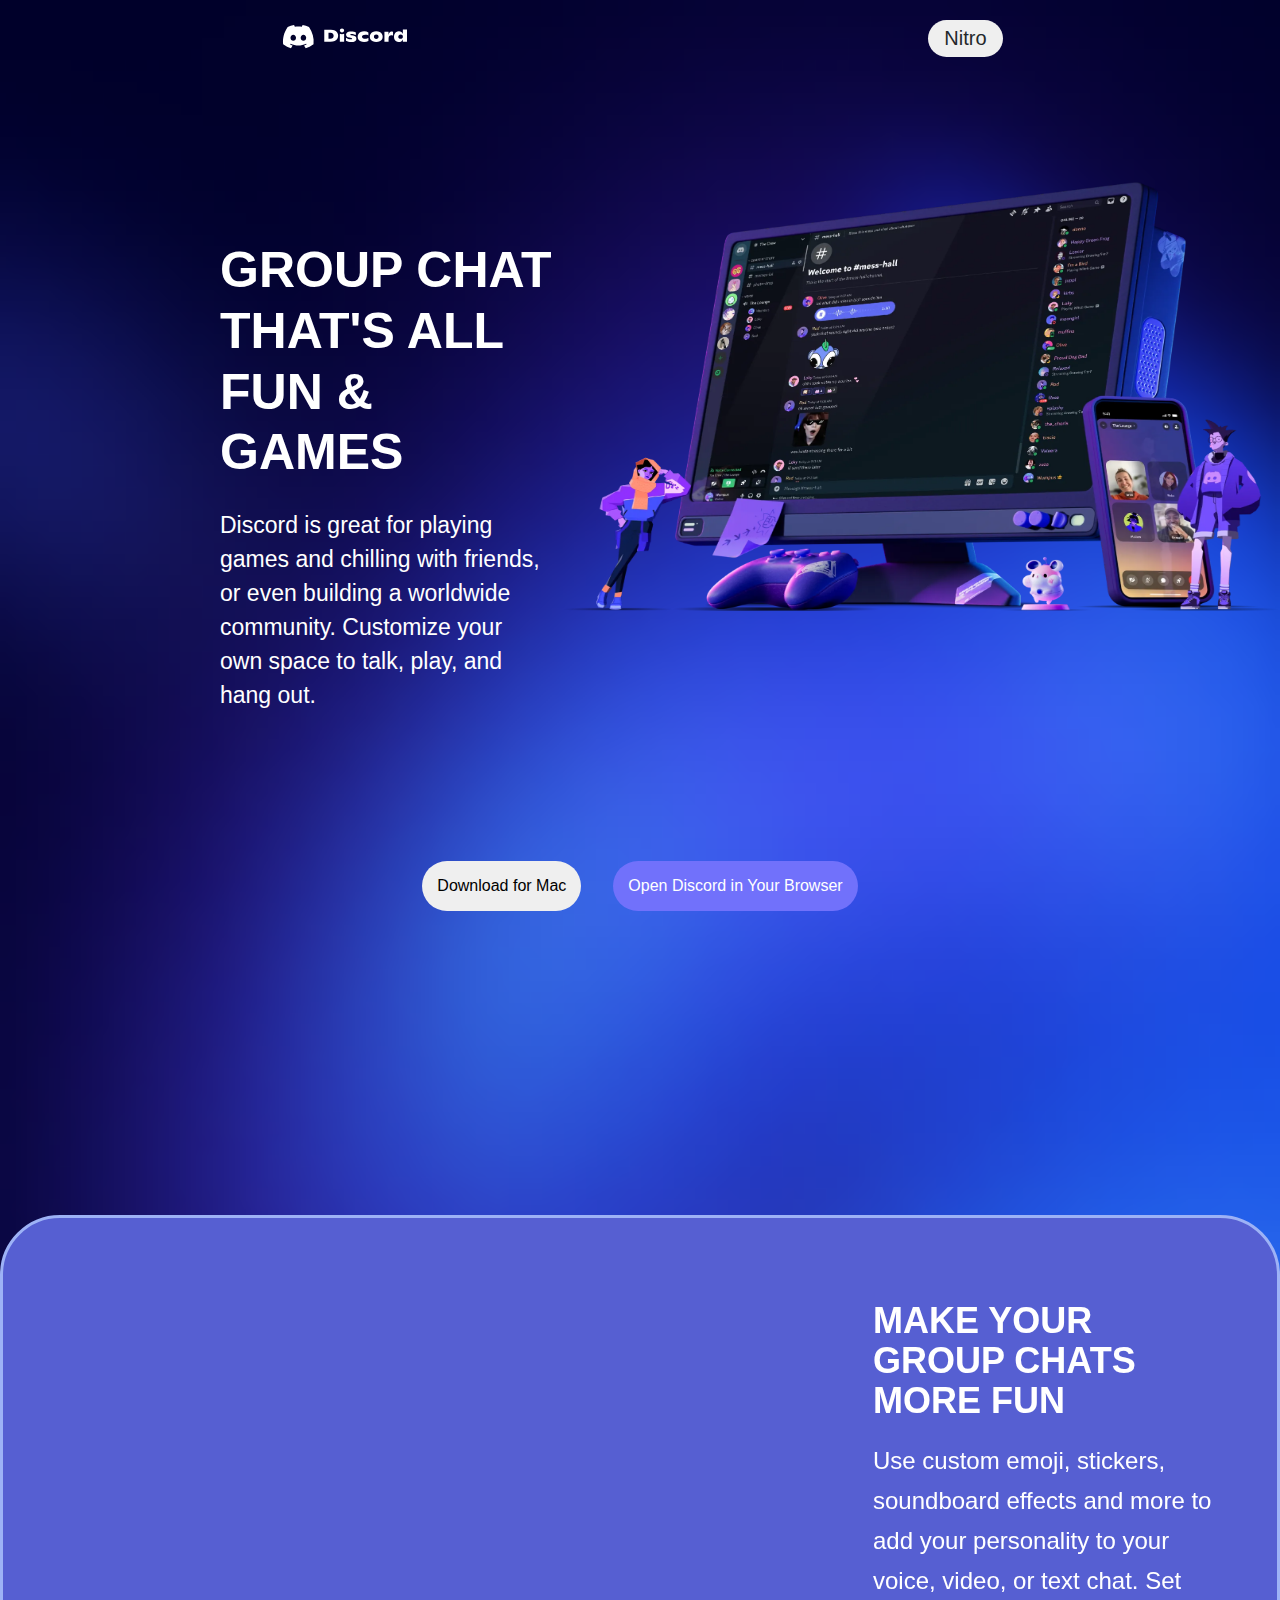
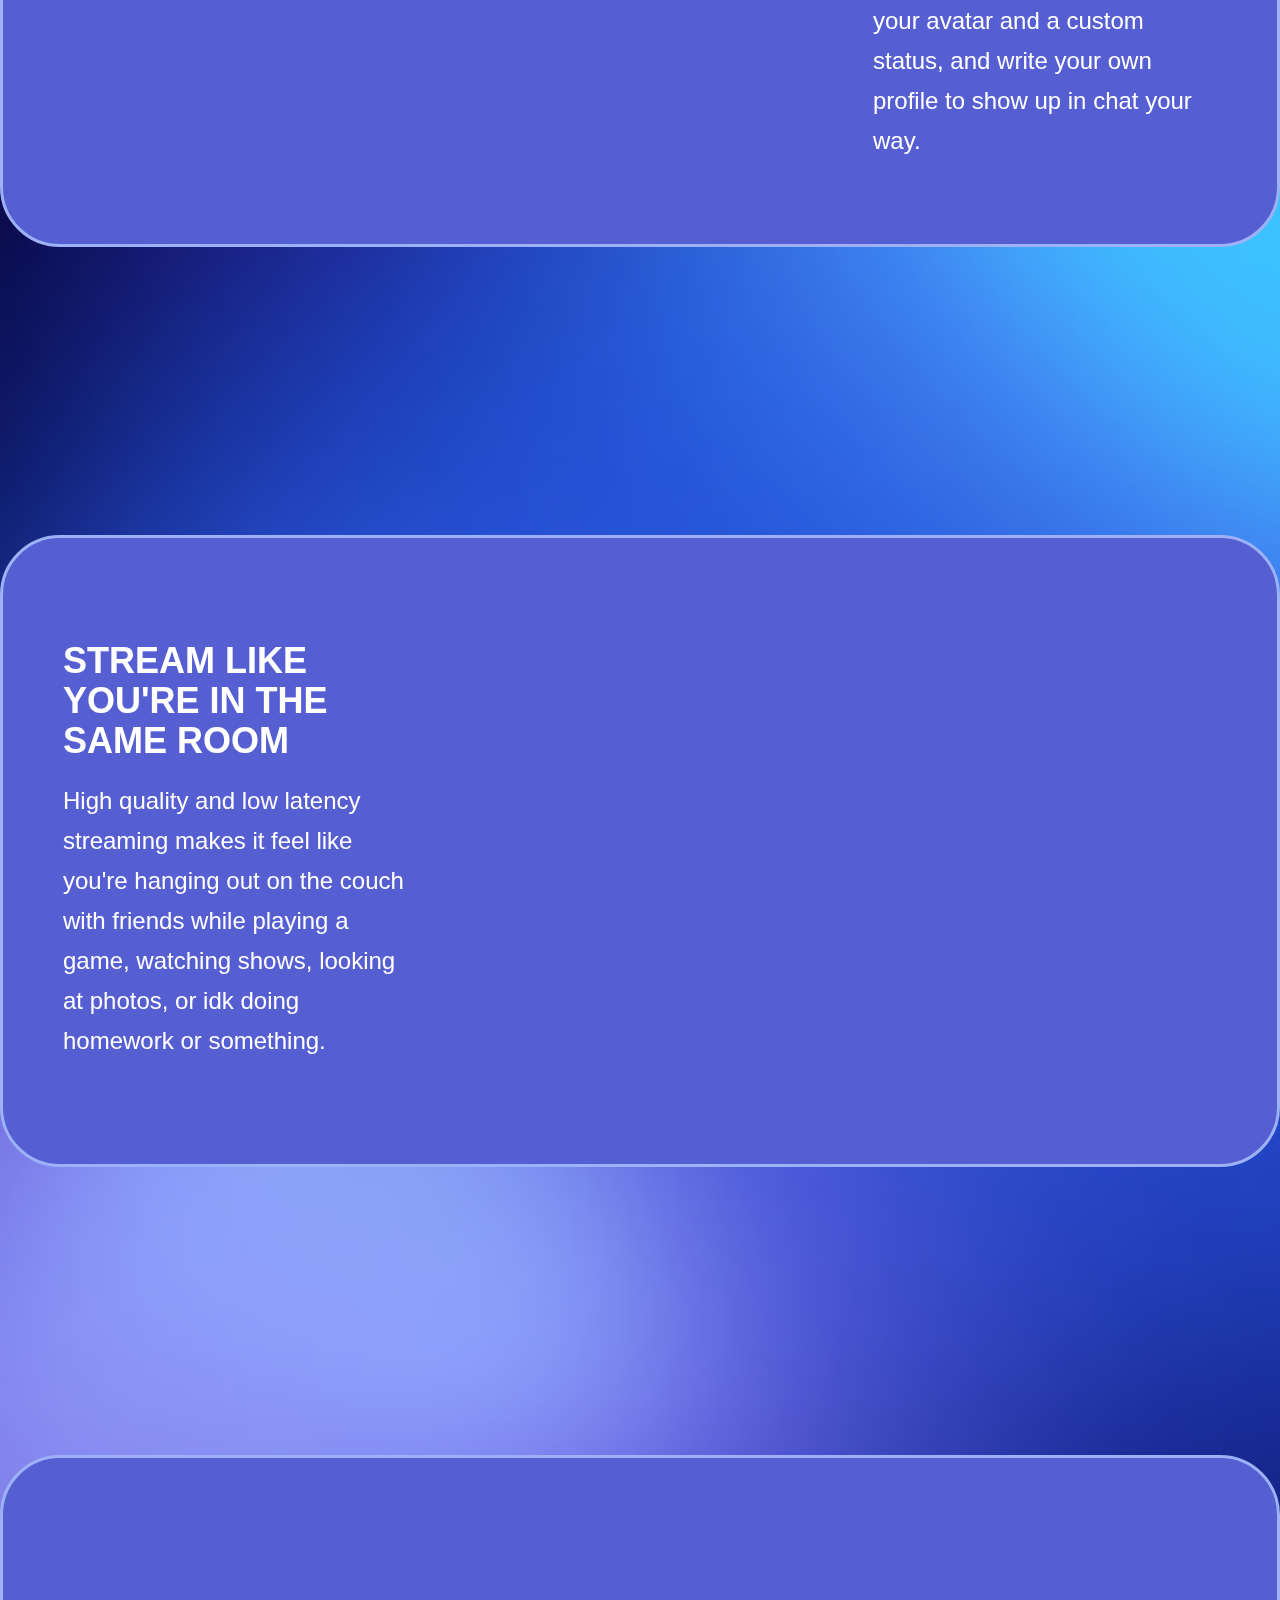
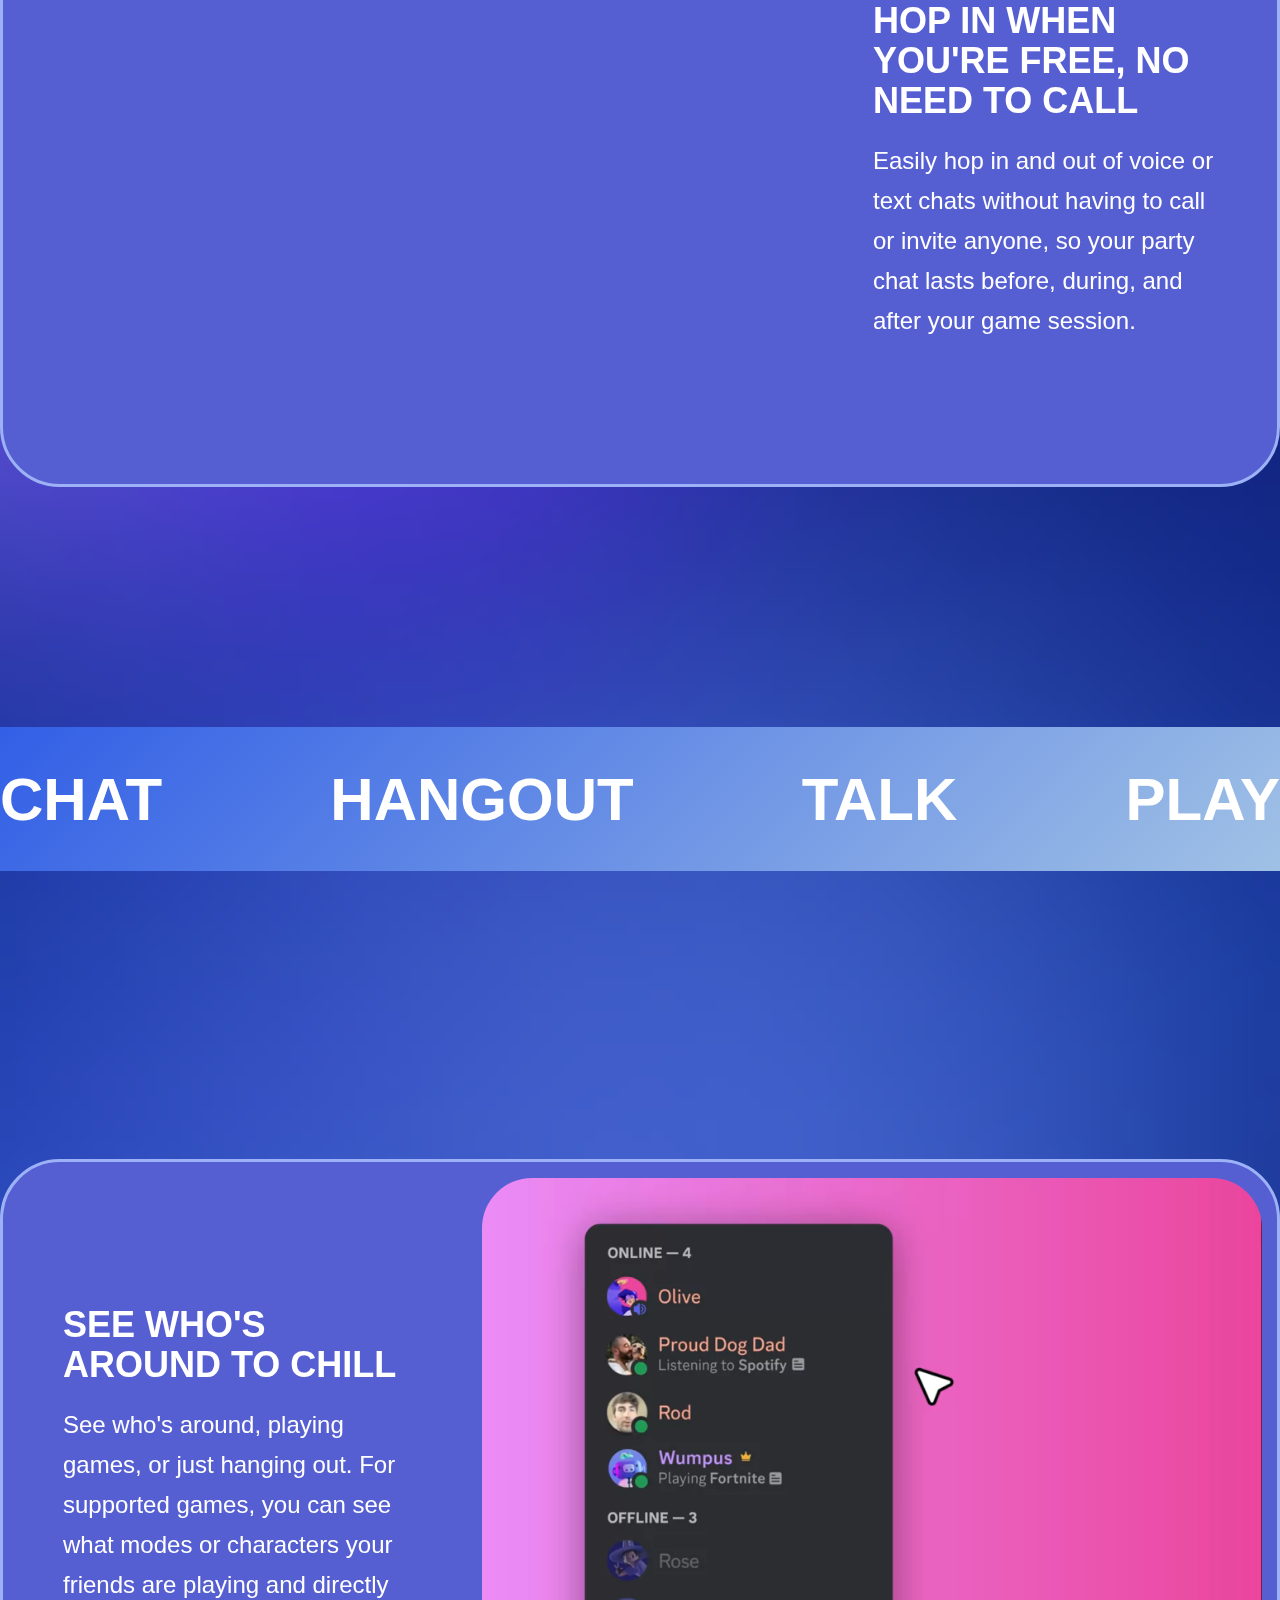
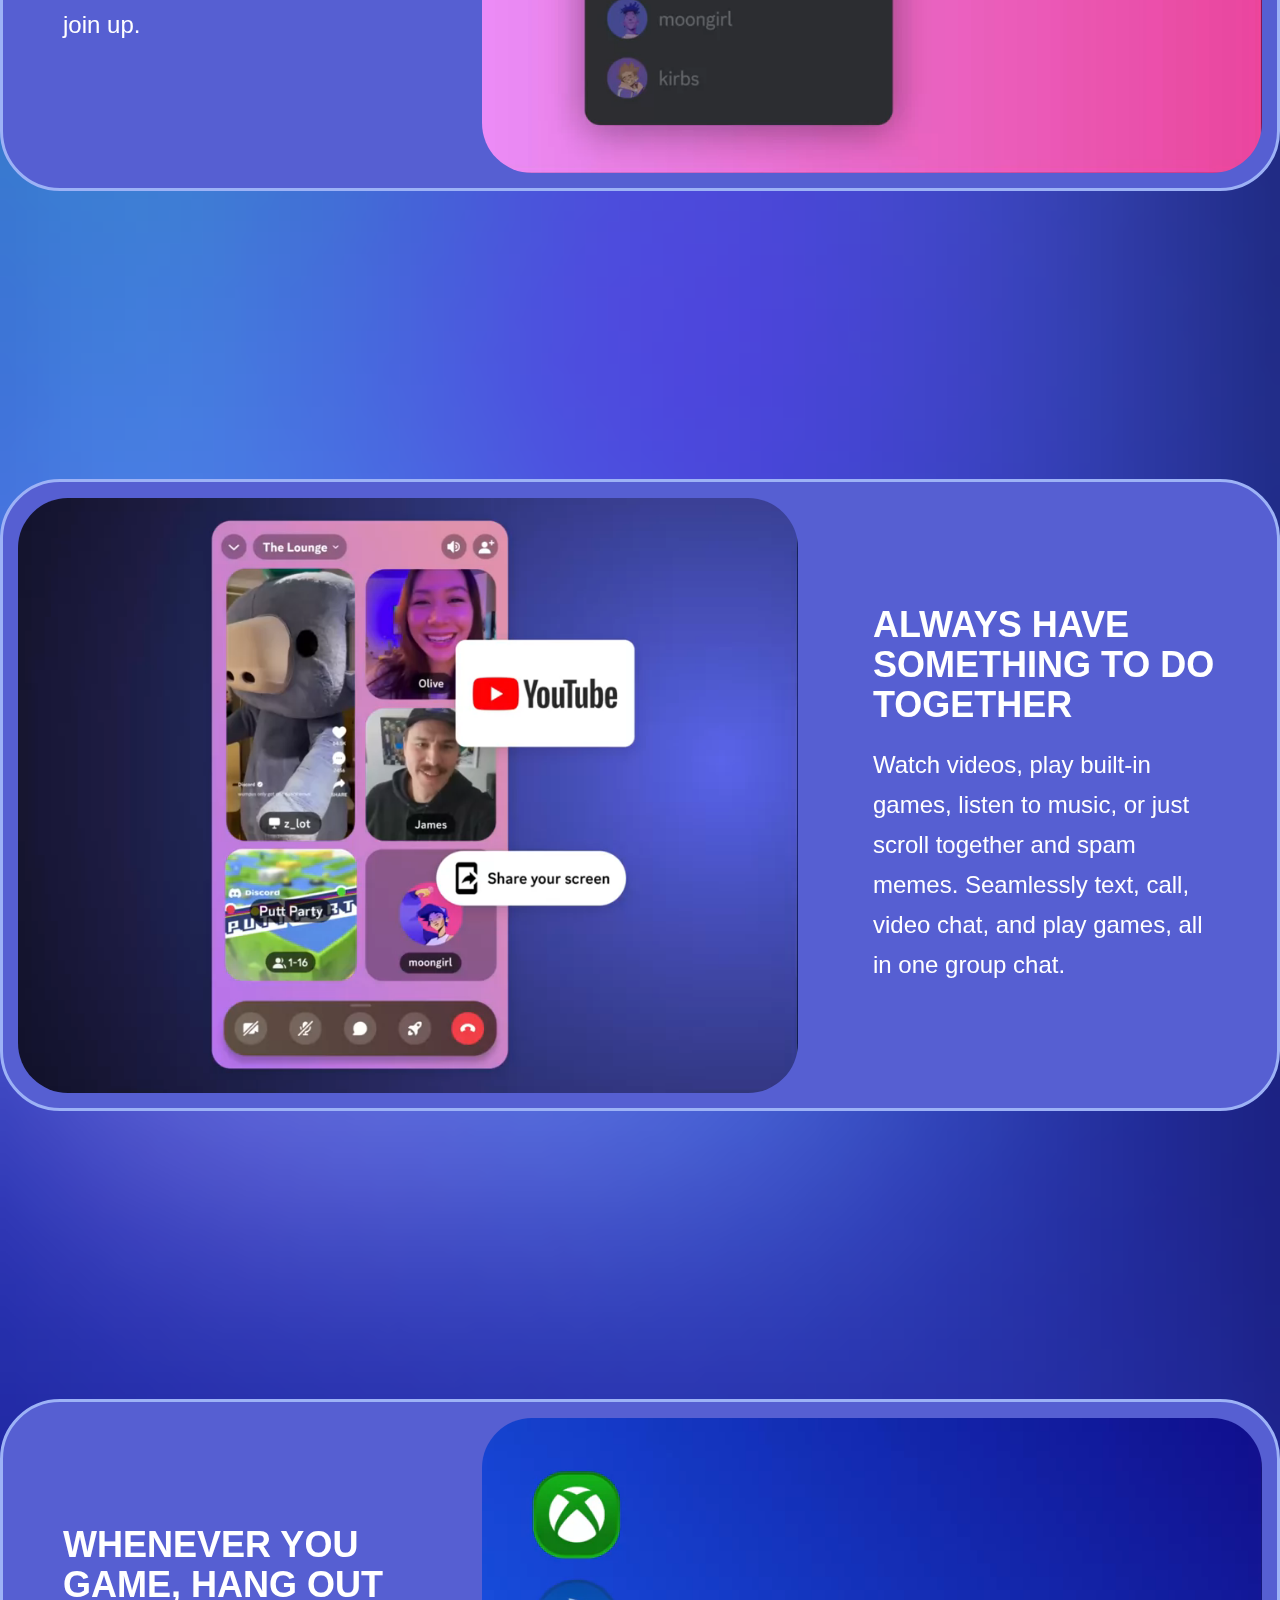
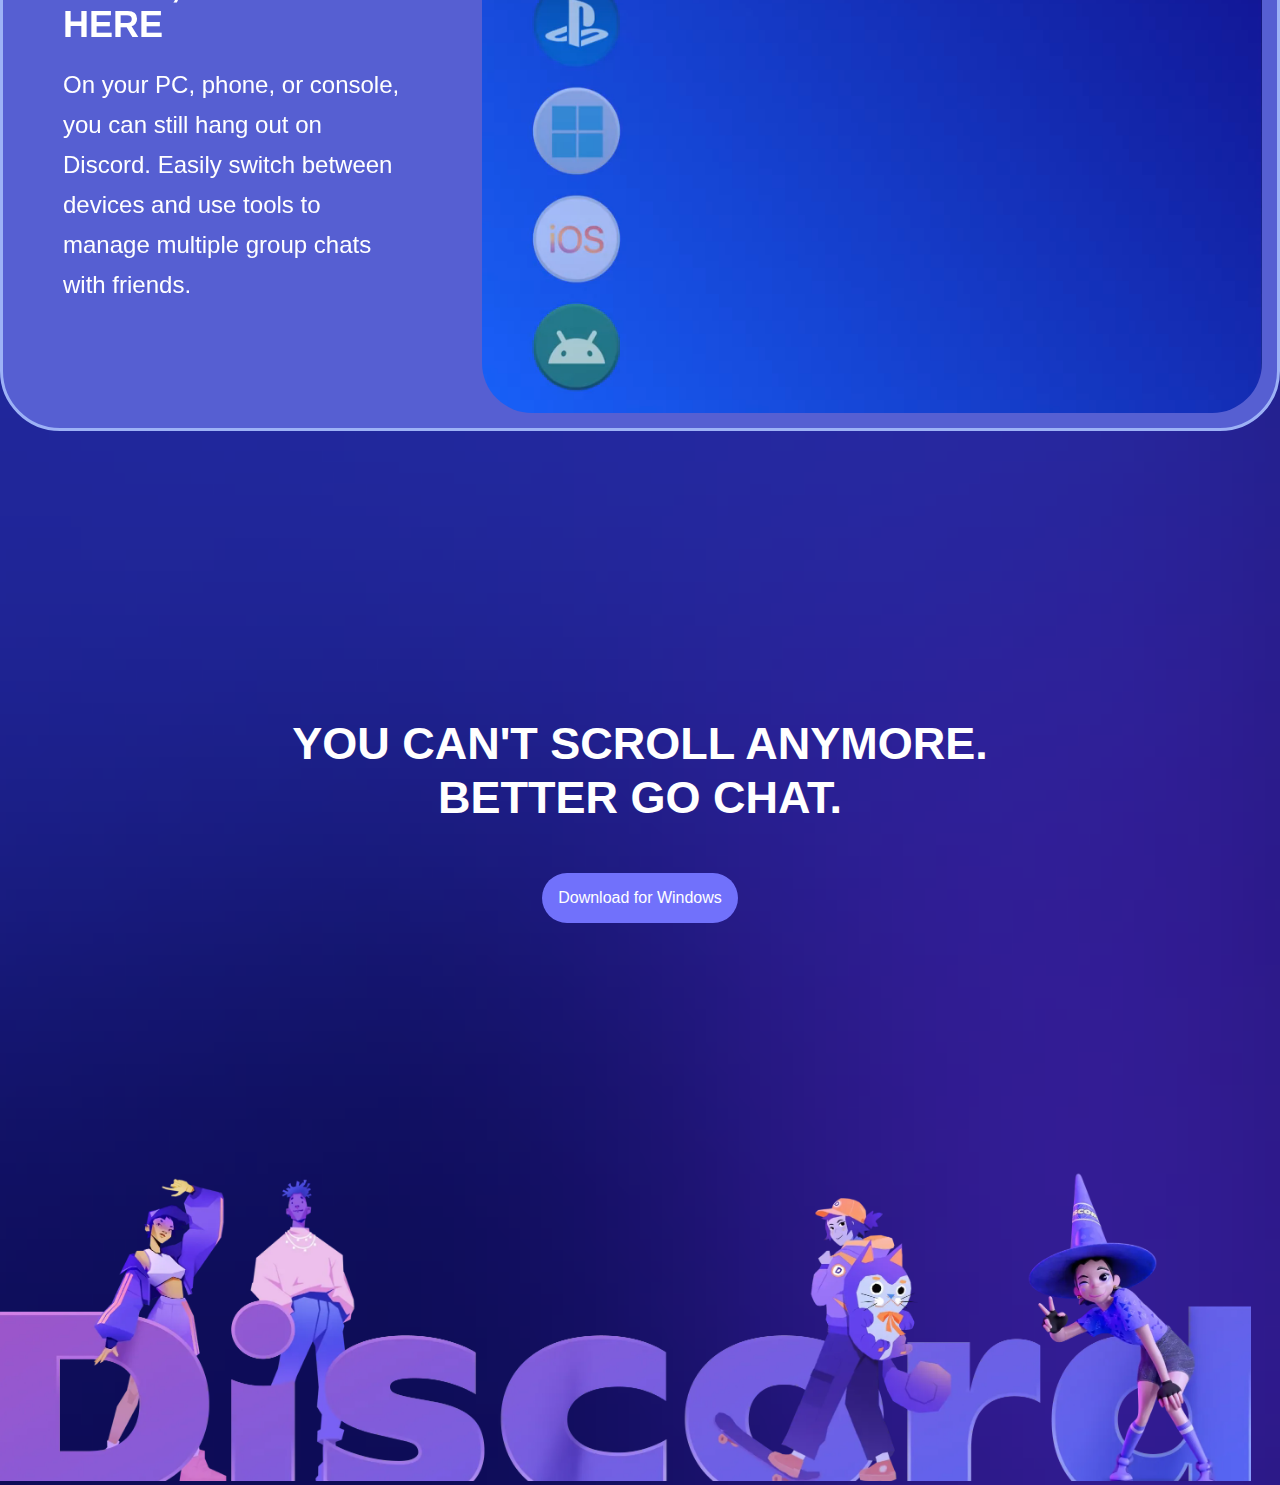
<file: Index.html>
<!DOCTYPE html>
<html lang="en">
<head>
    <meta charset="UTF-8">
    <meta name="viewport" content="width=device-width, initial-scale=1.0">
    <title>Document</title>
    <link rel="stylesheet" href="Index.css">
</head>
<body>
    <header>
    <img class="branding-logo" src="discord-logo.svg" alt="logo">
    <a href="Nitro-Page\nitropage.html" target="_blank">
    <button class="header-button">Nitro</button>
    </a>
    </header>
    <main>
        <section class="hero">
            <div class="content">
            <div class="details">
                <div class="hometext">
                <h1><strong>GROUP CHAT THAT'S ALL FUN & GAMES</strong></h1>
                </div>
                <div class="homepara">
                <p>Discord is great for playing games and chilling with friends, or even building a worldwide community. Customize your own space to talk, play, and hang out.</p>
                </div>
            </div>
            <div class="pic">
                <img src="discord-monitor.webp" alt="image" style="width: 56vw; height:33.5vw;">
            </div>
        </div>
        <div class="hero-buttons">
        <button class="B1">Download for Mac</button>
        <button class="B1" style="background-color: rgb(113, 113, 251); color: white; ">Open Discord in Your Browser</button>
        </div>

        </section>

        <section class="chat">
            <div class="card">
                <div class="media">
                    <video src="animations-n-videos\663b271d6f05c8c9e11f8d65_Discord Refresh Sound-MP4-transcode.webm" autoplay loop muted></video>
                </div>
                <div class="details">
                    <h2><strong>MAKE YOUR GROUP CHATS MORE FUN</strong></h2>
                    <p style="font-family: Ggsans, sans-serif;">Use custom emoji, stickers, soundboard effects and more to add your personality to your voice, video, or text chat. Set your avatar and a custom status, and write your own profile to show up in chat your way.</p>
                </div>
            </div>
        </section>

        <section class="chat">
            <div class="card">
                
                <div class="details">
                    <h2><strong>STREAM LIKE YOU'RE IN THE SAME ROOM</strong></h2>
                    <p style="font-family: Ggsans, sans-serif;">High quality and low latency streaming makes it feel like you're hanging out on the couch with friends while playing a game, watching shows, looking at photos, or idk doing homework or something.</p>
                </div>
                <div class="media">
                    <video src="animations-n-videos\6257adef93867e50d84d30e2_665434315cbc60da2d4c9684_Discord_Website_Refresh_Same Room_EN_V2-transcode.webm" autoplay loop muted></video>
                </div>
            </div>
        </section>

        <section class="chat">
            <div class="card">
                <div class="media">
                    <video src="animations-n-videos\6638c6b04eff56a99c1e2d7d_Discord_Website_Refresh_Hop-In-transcode.webm" autoplay loop muted></video>
                </div>
                <div class="details">
                    <h2><strong>HOP IN WHEN YOU'RE FREE, NO NEED TO CALL</strong></h2>
                    <p style="font-family: Ggsans, sans-serif;">Easily hop in and out of voice or text chats without having to call or invite anyone, so your party chat lasts before, during, and after your game session.</p>
                </div>
            </div>
        </section>

<div  class="aa"></div>
<div class="abc">
    
    <h2>CHAT</h2>

    <h2>HANGOUT</h2>

    <h2>TALK</h2>

    <h2>PLAY</h2>

</div>


        <section class="chat">
            <div class="card">
               
                <div class="details">
                    <h2><strong>SEE WHO'S AROUND TO CHILL</strong></h2>
                    <p style="font-family: Ggsans, sans-serif;">See who's around, playing games, or just hanging out. For supported games, you can see what modes or characters your friends are playing and directly join up.</p>
                </div>
                <div class="media">
                    <video src="animations-n-videos\6638c7e8907412911166f683_Discord_Website_Refresh_See Who_s Around-transcode.webm" autoplay loop muted></video>
                </div>
            </div>
        </section>

        <section class="chat">
            <div class="card">
                <div class="media">
                    <video src="animations-n-videos\66446078b3e738a7c1f85e35_Discord_Website_Refresh_Activities_03-transcode.webm" autoplay loop muted></video>
                </div>
                <div class="details">
                    <h2><strong>ALWAYS HAVE SOMETHING TO DO TOGETHER</strong></h2>
                    <p style="font-family: Ggsans, sans-serif;">Watch videos, play built-in games, listen to music, or just scroll together and spam memes. Seamlessly text, call, video chat, and play games, all in one group chat.</p>
                </div>
            </div>
        </section>

        <section class="chat">
            <div class="card">
                
                <div class="details">
                    <h2><strong>WHENEVER YOU GAME, HANG OUT HERE</strong></h2>
                    <p style="font-family: Ggsans, sans-serif;">On your PC, phone, or console, you can still hang out on Discord. Easily switch between devices and use tools to manage multiple group chats with friends.</p>
                </div>

                <div class="media">
                    <video src="animations-n-videos\6638c8e7cb756886cd8d61af_Discord_Website_Refresh_Platforms-transcode.webm" autoplay loop muted></video>
                </div>
            </div>
        </section>


        <section class="go-chat">
            <div class="content">
                <div class="details">
                    <h2>YOU CAN'T SCROLL ANYMORE.</h2>
                     <h2>BETTER GO CHAT.</h2> 
                     
                </div>
                    <button class="go-chat-button">Download for Windows</button>
                
            </div>
        </section>

        <div class="base-image">
           <img src="discord-word.webp" alt="">
        </div>
    </main>
</body>
</html>
</file>
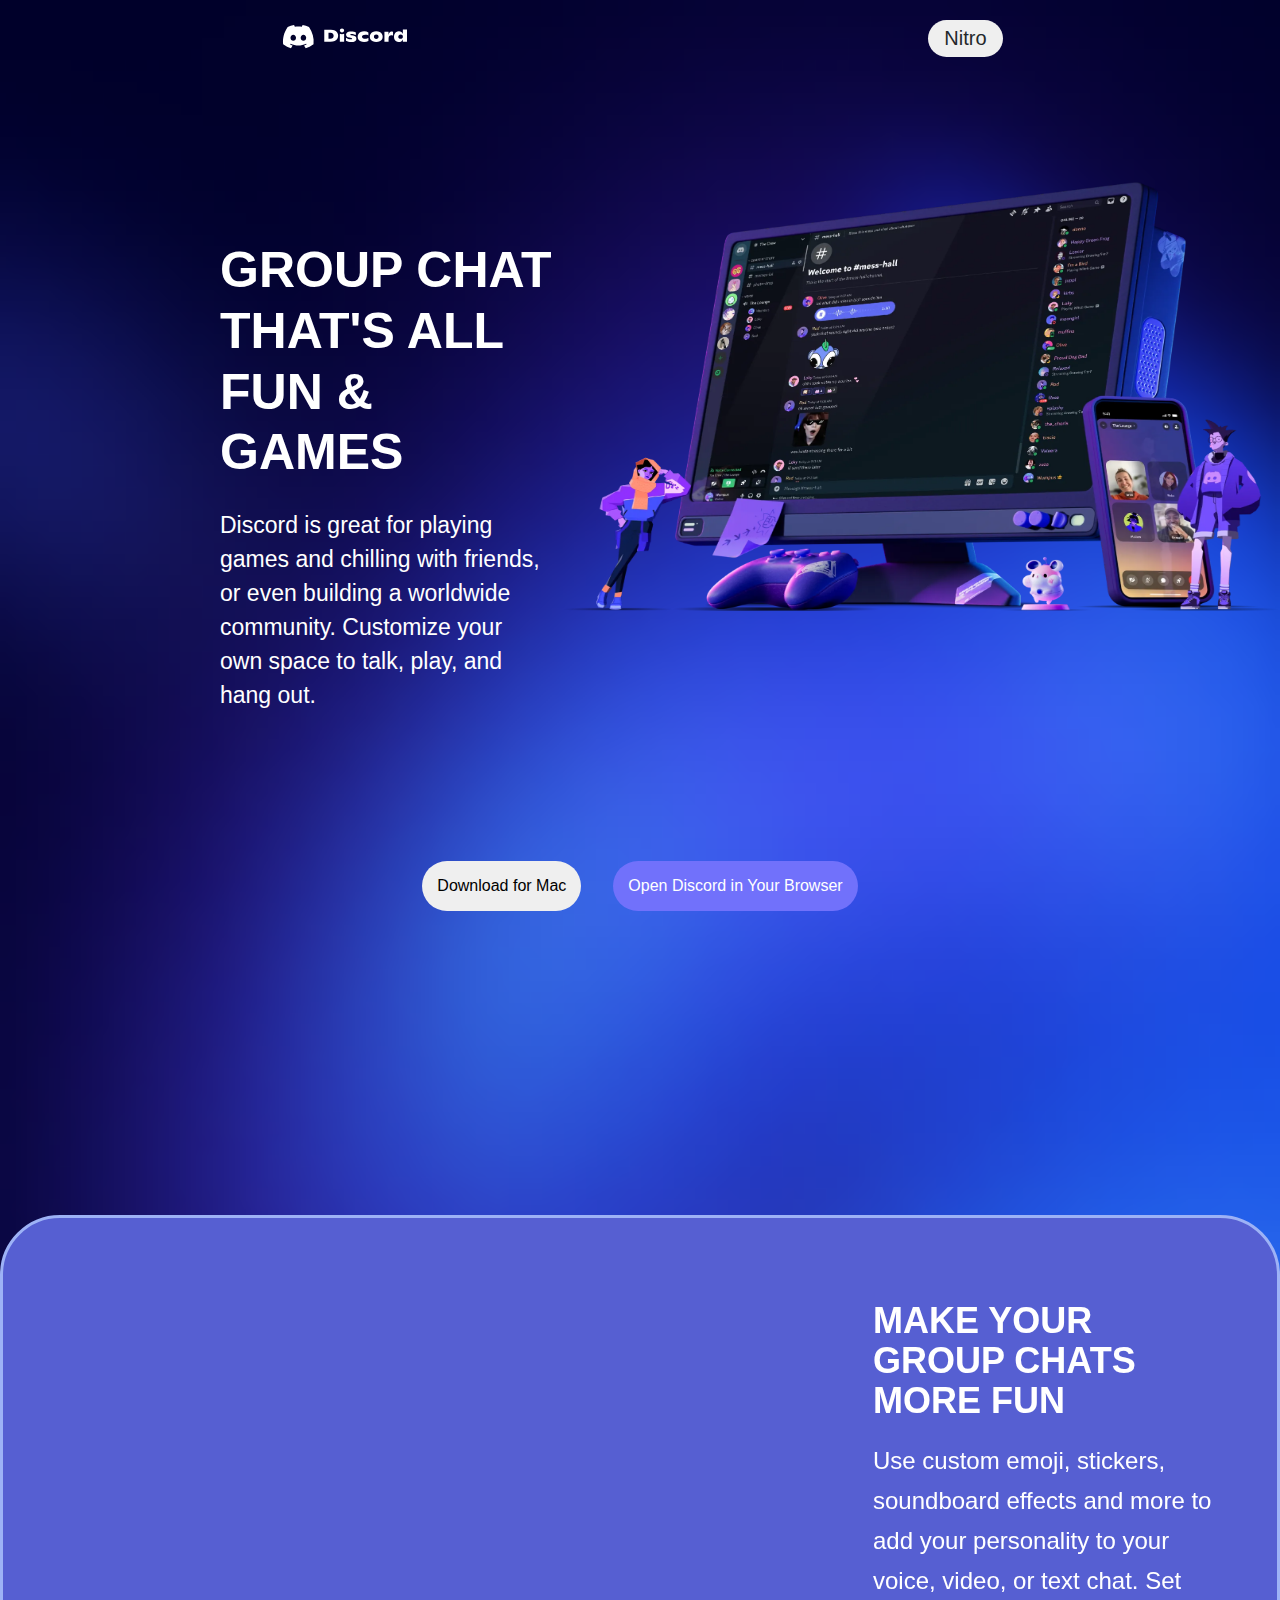
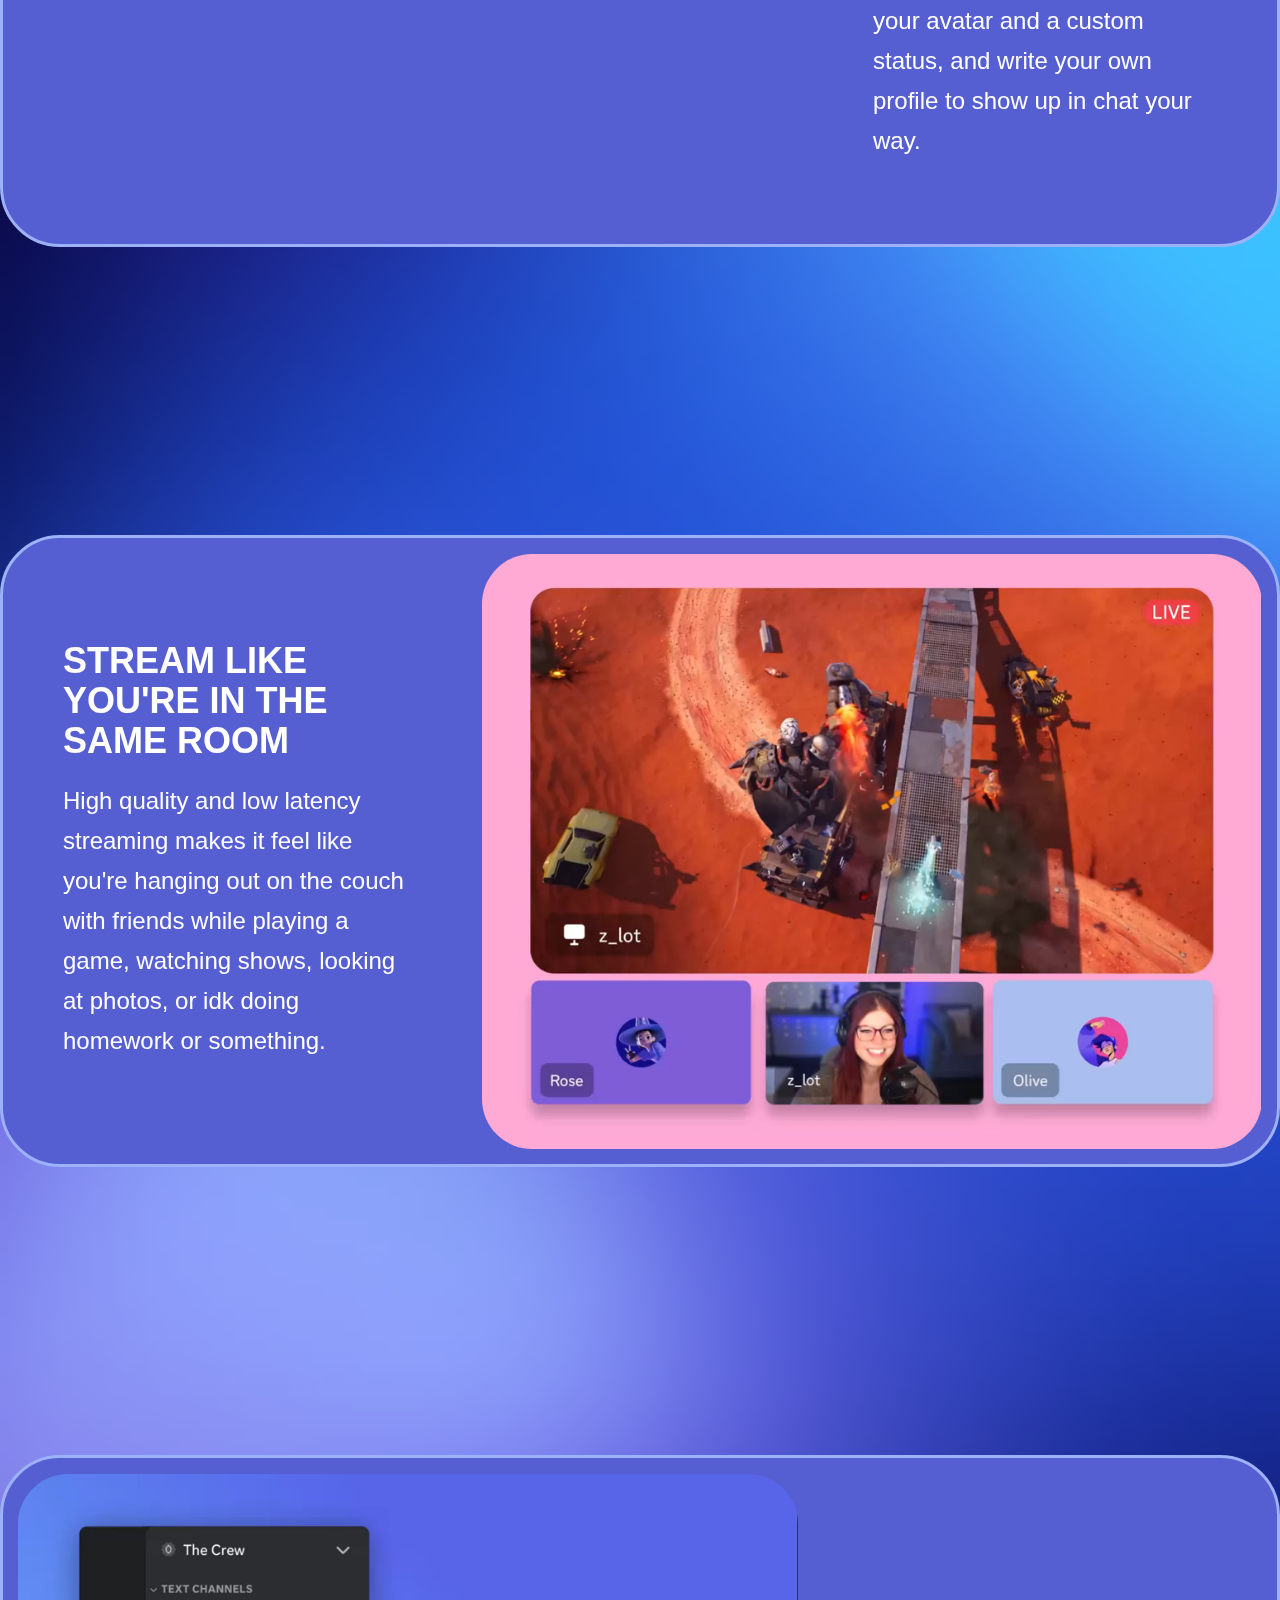
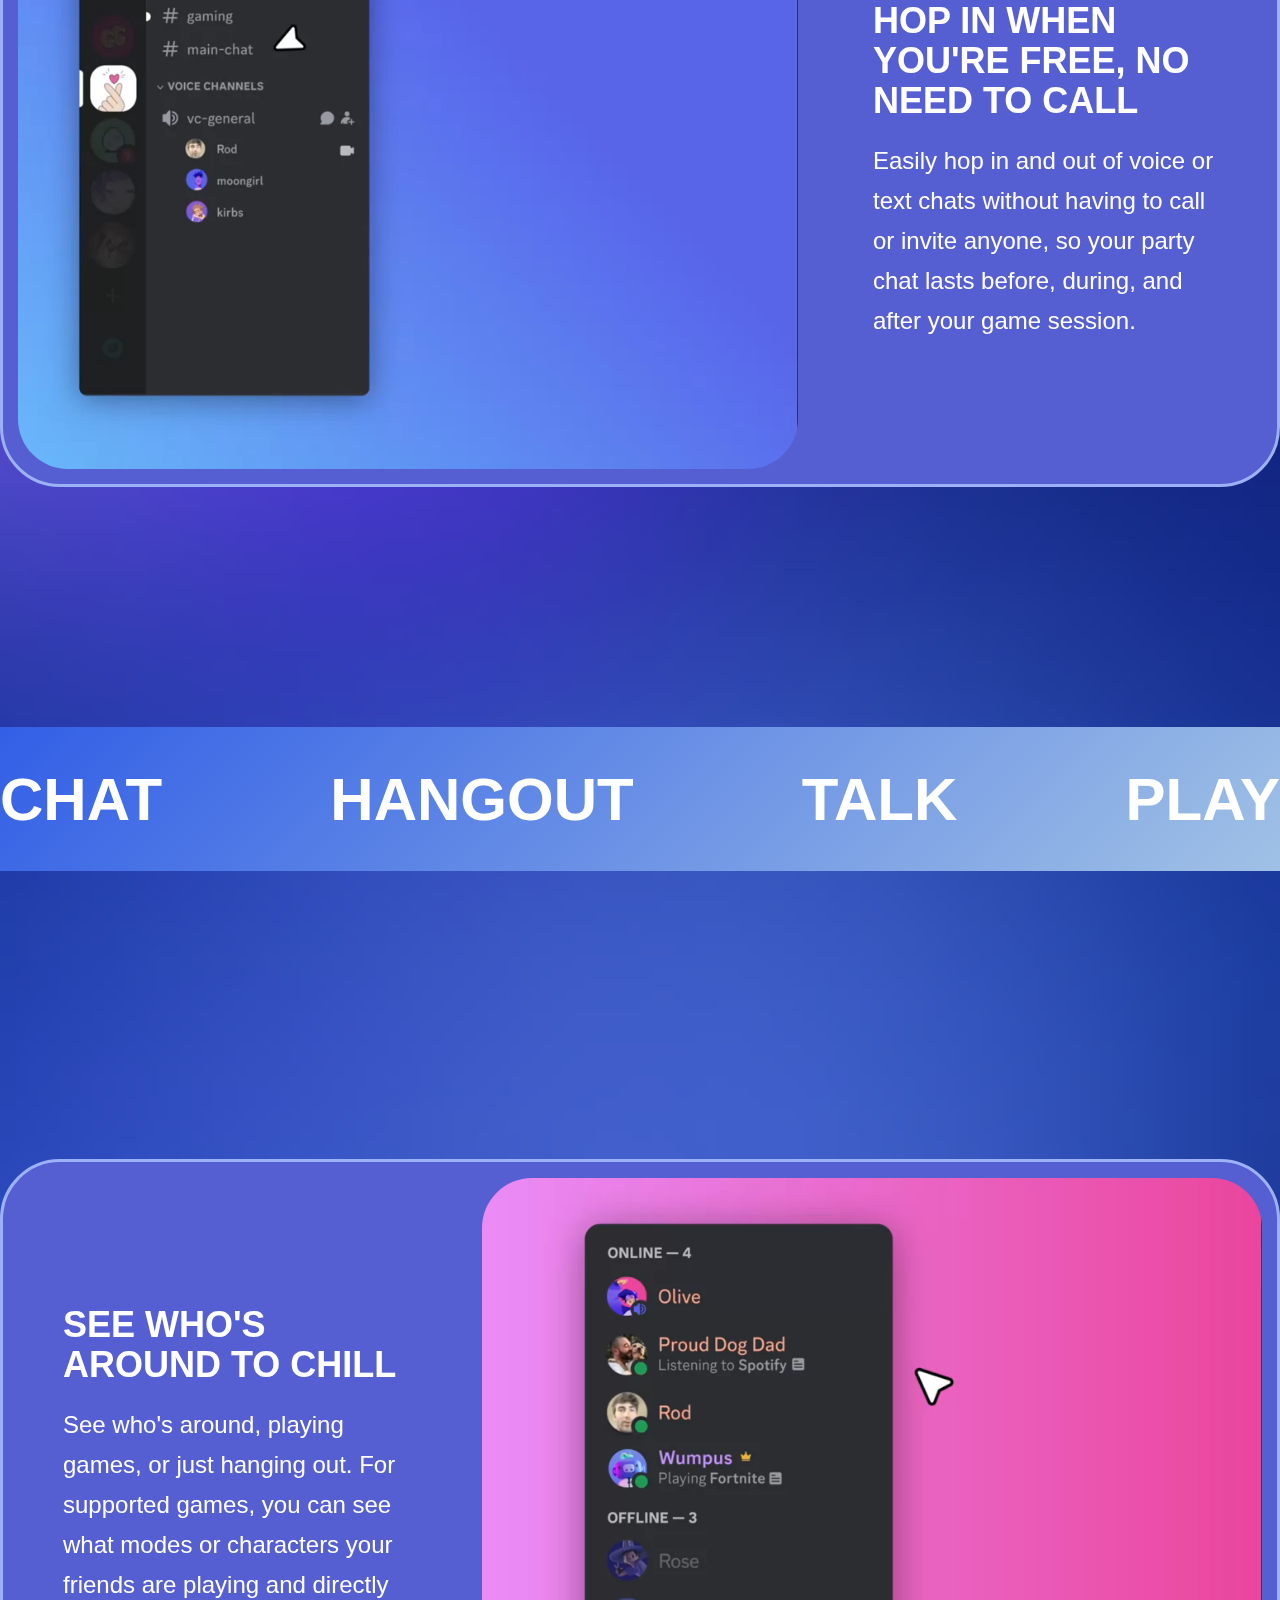
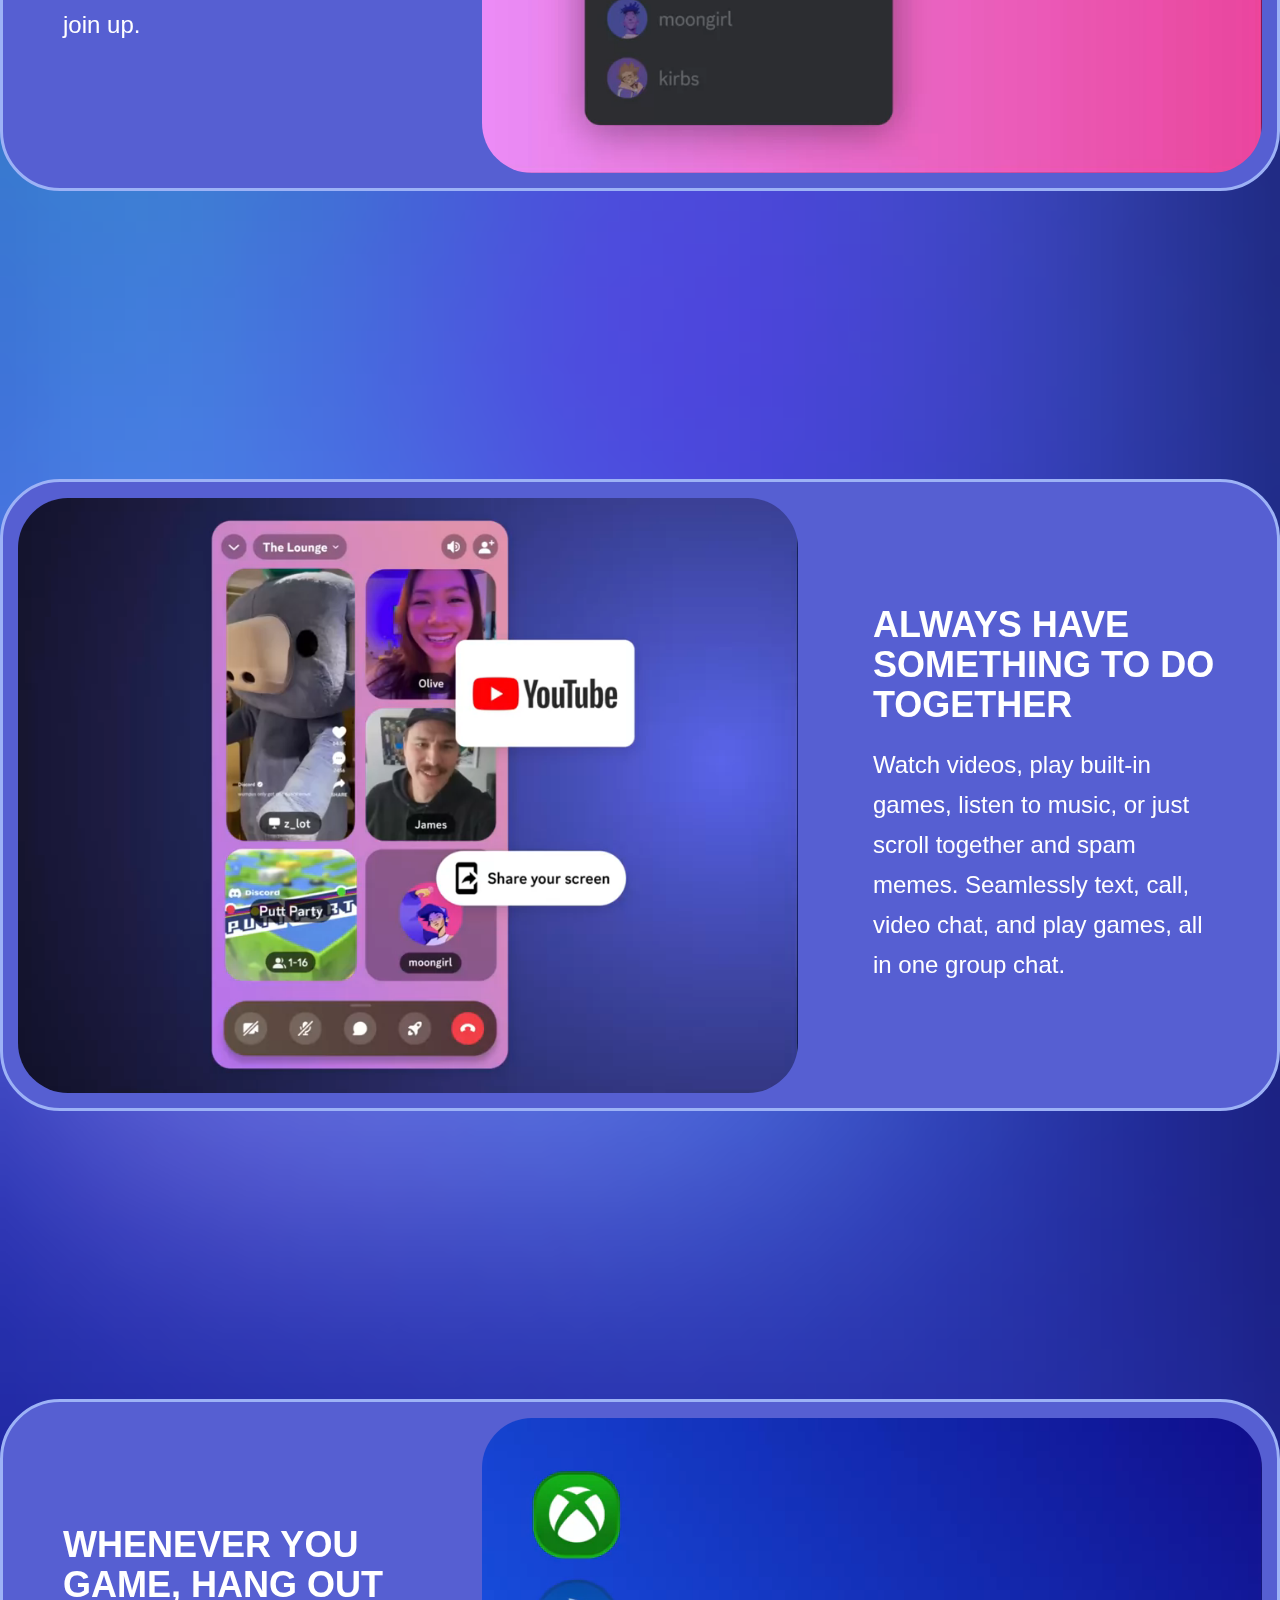
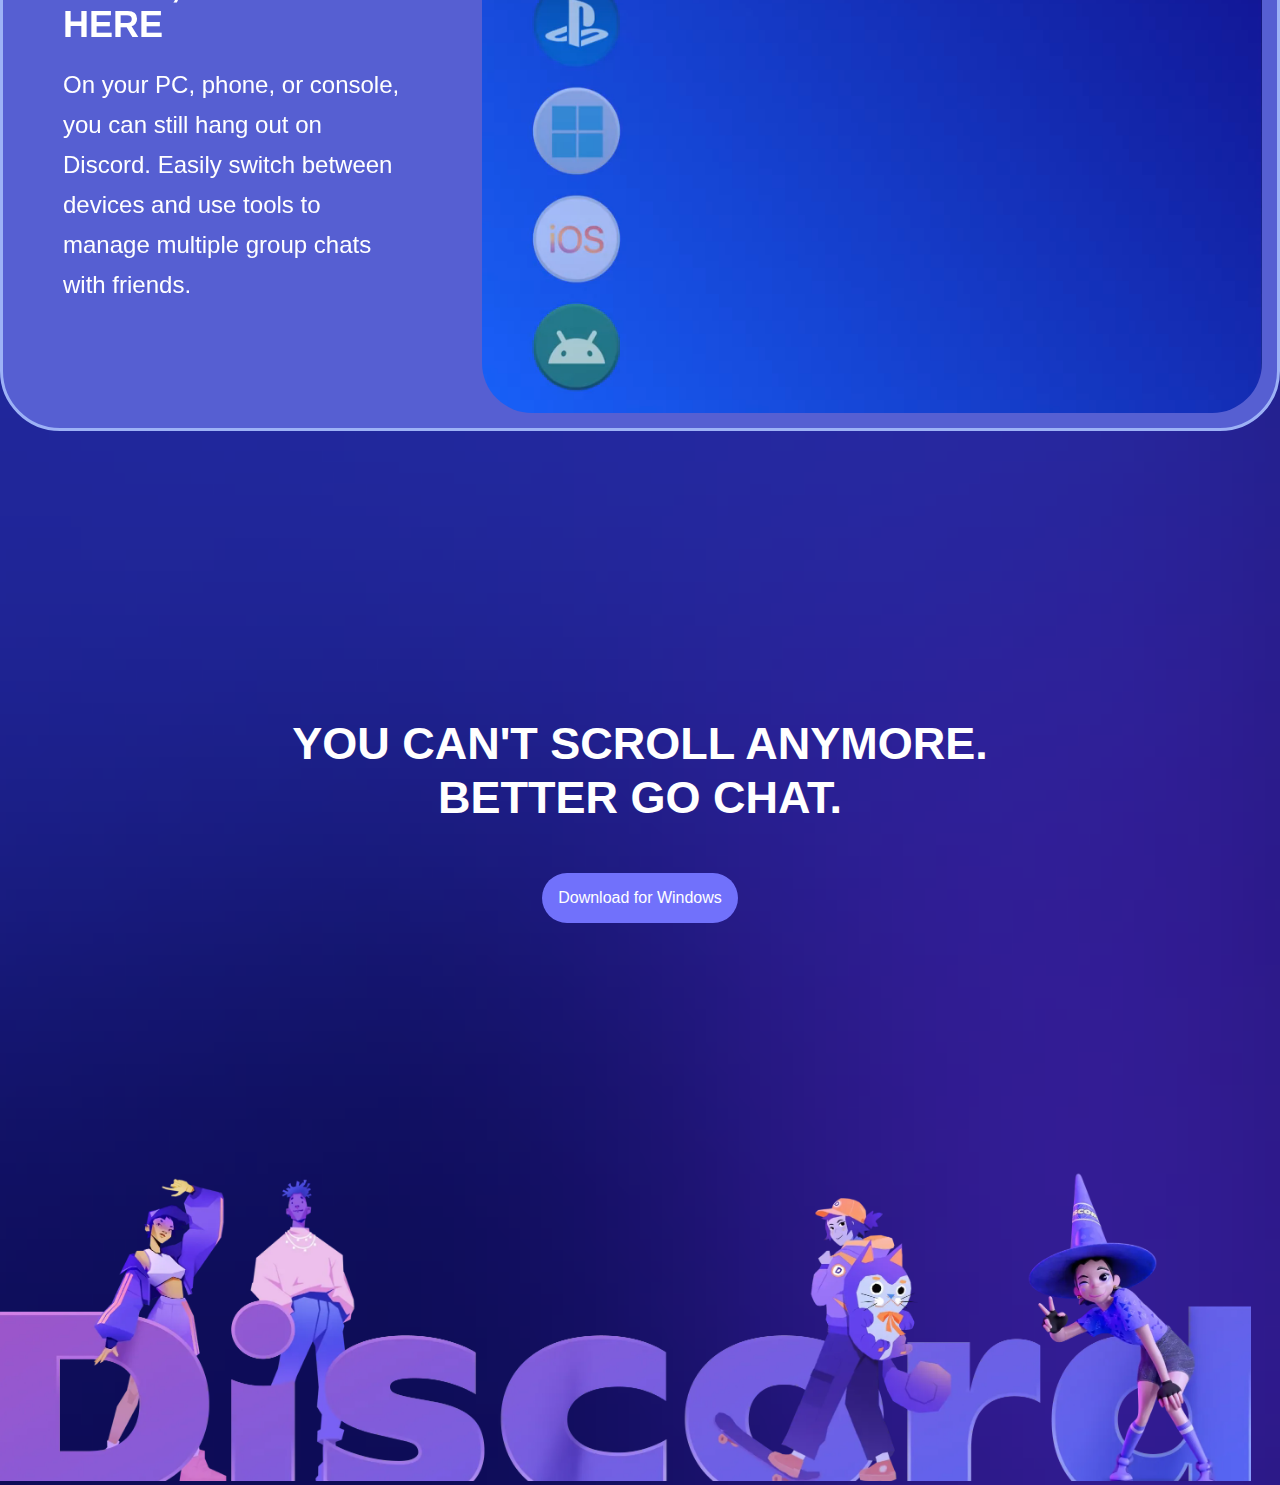
<file: index.html>
<!DOCTYPE html>
<html lang="en">
<head>
    <meta charset="UTF-8">
    <meta name="viewport" content="width=device-width, initial-scale=1.0">
    <title>Document</title>
    <link rel="stylesheet" href="index.css">
</head>
<body>
    <header>
    <img class="branding-logo" src="discord-logo.svg" alt="logo">
    <a href="Nitro-Page\nitropage.html" target="_blank">
    <button class="header-button">Nitro</button>
    </a>
    </header>
    <main>
        <section class="hero">
            <div class="content">
            <div class="details">
                <div class="hometext">
                <h1><strong>GROUP CHAT THAT'S ALL FUN & GAMES</strong></h1>
                </div>
                <div class="homepara">
                <p>Discord is great for playing games and chilling with friends, or even building a worldwide community. Customize your own space to talk, play, and hang out.</p>
                </div>
            </div>
            <div class="pic">
                <img src="discord-monitor.webp" alt="image" style="width: 56vw; height:33.5vw;">
            </div>
        </div>
        <div class="hero-buttons">
        <button class="B1">Download for Mac</button>
        <button class="B1" style="background-color: rgb(113, 113, 251); color: white; ">Open Discord in Your Browser</button>
        </div>

        </section>

        <section class="chat">
            <div class="card">
                <div class="media">
                    <video src="animations-n-videos\663b271d6f05c8c9e11f8d65_Discord Refresh Sound-MP4-transcode.webm" autoplay loop muted></video>
                </div>
                <div class="details">
                    <h2><strong>MAKE YOUR GROUP CHATS MORE FUN</strong></h2>
                    <p style="font-family: Ggsans, sans-serif;">Use custom emoji, stickers, soundboard effects and more to add your personality to your voice, video, or text chat. Set your avatar and a custom status, and write your own profile to show up in chat your way.</p>
                </div>
            </div>
        </section>

        <section class="chat">
            <div class="card">
                
                <div class="details">
                    <h2><strong>STREAM LIKE YOU'RE IN THE SAME ROOM</strong></h2>
                    <p style="font-family: Ggsans, sans-serif;">High quality and low latency streaming makes it feel like you're hanging out on the couch with friends while playing a game, watching shows, looking at photos, or idk doing homework or something.</p>
                </div>
                <div class="media">
                    <video src="animations-n-videos\6257adef93867e50d84d30e2_665434315cbc60da2d4c9684_Discord_Website_Refresh_Same Room_EN_V2-transcode.webm" autoplay loop muted></video>
                </div>
            </div>
        </section>

        <section class="chat">
            <div class="card">
                <div class="media">
                    <video src="animations-n-videos\6638c6b04eff56a99c1e2d7d_Discord_Website_Refresh_Hop-In-transcode.webm" autoplay loop muted></video>
                </div>
                <div class="details">
                    <h2><strong>HOP IN WHEN YOU'RE FREE, NO NEED TO CALL</strong></h2>
                    <p style="font-family: Ggsans, sans-serif;">Easily hop in and out of voice or text chats without having to call or invite anyone, so your party chat lasts before, during, and after your game session.</p>
                </div>
            </div>
        </section>

<div  class="aa"></div>
<div class="abc">
    
    <h2>CHAT</h2>

    <h2>HANGOUT</h2>

    <h2>TALK</h2>

    <h2>PLAY</h2>

</div>


        <section class="chat">
            <div class="card">
               
                <div class="details">
                    <h2><strong>SEE WHO'S AROUND TO CHILL</strong></h2>
                    <p style="font-family: Ggsans, sans-serif;">See who's around, playing games, or just hanging out. For supported games, you can see what modes or characters your friends are playing and directly join up.</p>
                </div>
                <div class="media">
                    <video src="animations-n-videos\6638c7e8907412911166f683_Discord_Website_Refresh_See Who_s Around-transcode.webm" autoplay loop muted></video>
                </div>
            </div>
        </section>

        <section class="chat">
            <div class="card">
                <div class="media">
                    <video src="animations-n-videos\66446078b3e738a7c1f85e35_Discord_Website_Refresh_Activities_03-transcode.webm" autoplay loop muted></video>
                </div>
                <div class="details">
                    <h2><strong>ALWAYS HAVE SOMETHING TO DO TOGETHER</strong></h2>
                    <p style="font-family: Ggsans, sans-serif;">Watch videos, play built-in games, listen to music, or just scroll together and spam memes. Seamlessly text, call, video chat, and play games, all in one group chat.</p>
                </div>
            </div>
        </section>

        <section class="chat">
            <div class="card">
                
                <div class="details">
                    <h2><strong>WHENEVER YOU GAME, HANG OUT HERE</strong></h2>
                    <p style="font-family: Ggsans, sans-serif;">On your PC, phone, or console, you can still hang out on Discord. Easily switch between devices and use tools to manage multiple group chats with friends.</p>
                </div>

                <div class="media">
                    <video src="animations-n-videos\6638c8e7cb756886cd8d61af_Discord_Website_Refresh_Platforms-transcode.webm" autoplay loop muted></video>
                </div>
            </div>
        </section>


        <section class="go-chat">
            <div class="content">
                <div class="details">
                    <h2>YOU CAN'T SCROLL ANYMORE.</h2>
                     <h2>BETTER GO CHAT.</h2> 
                     
                </div>
                    <button class="go-chat-button">Download for Windows</button>
                
            </div>
        </section>

        <div class="base-image">
           <img src="discord-word.webp" alt="">
        </div>
    </main>
</body>
</html>
</file>
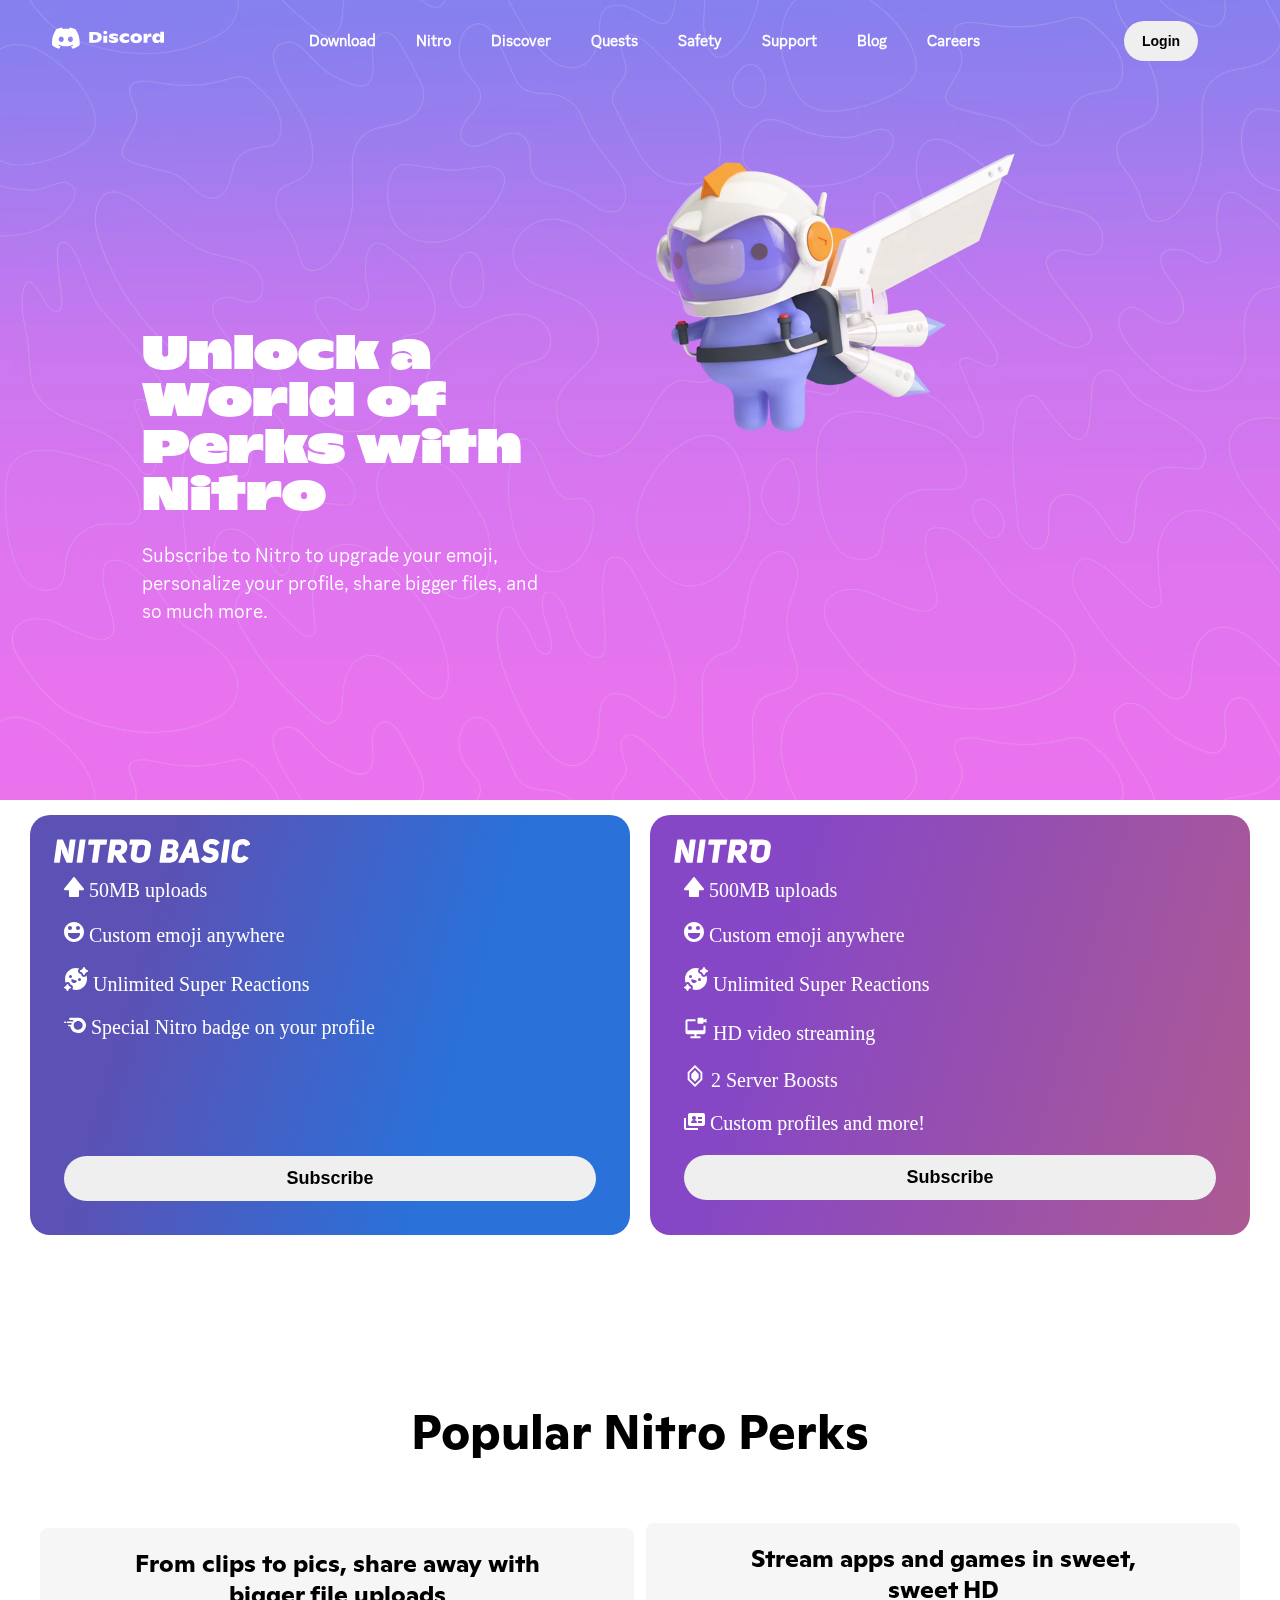
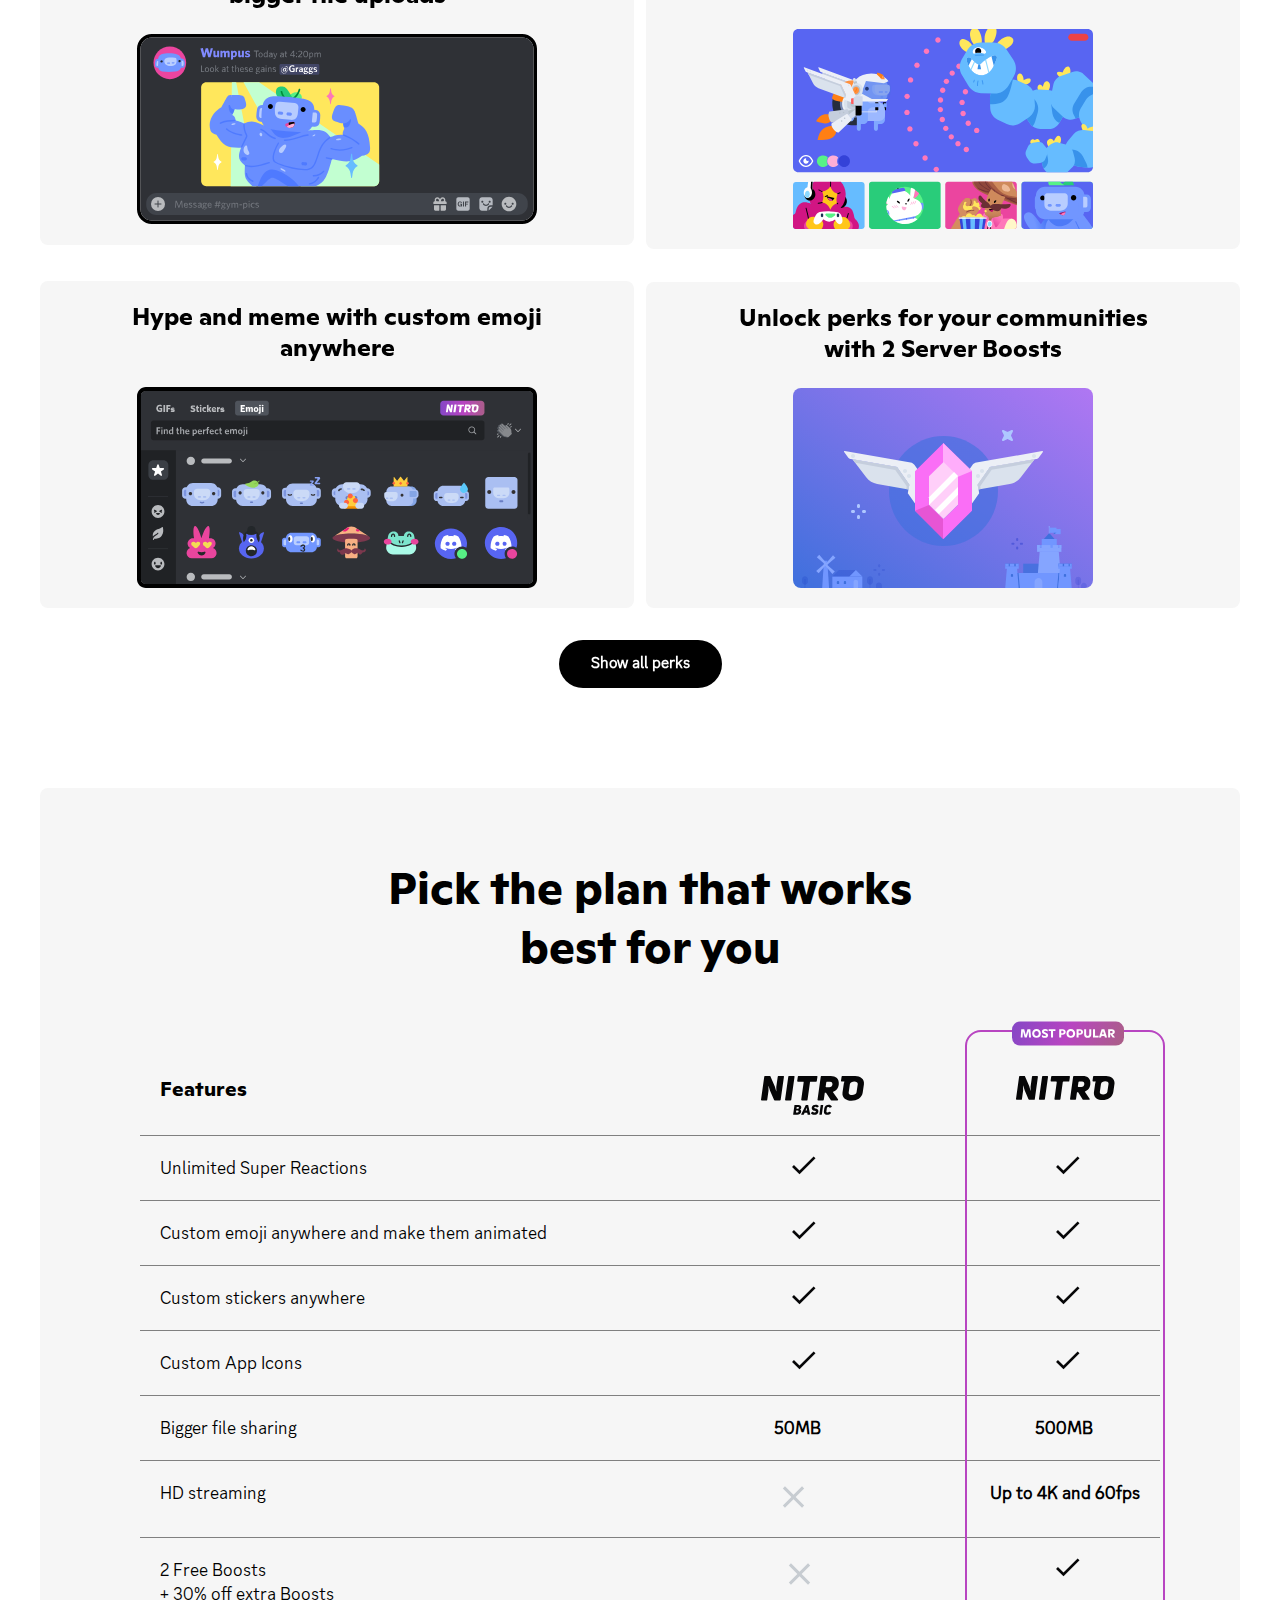
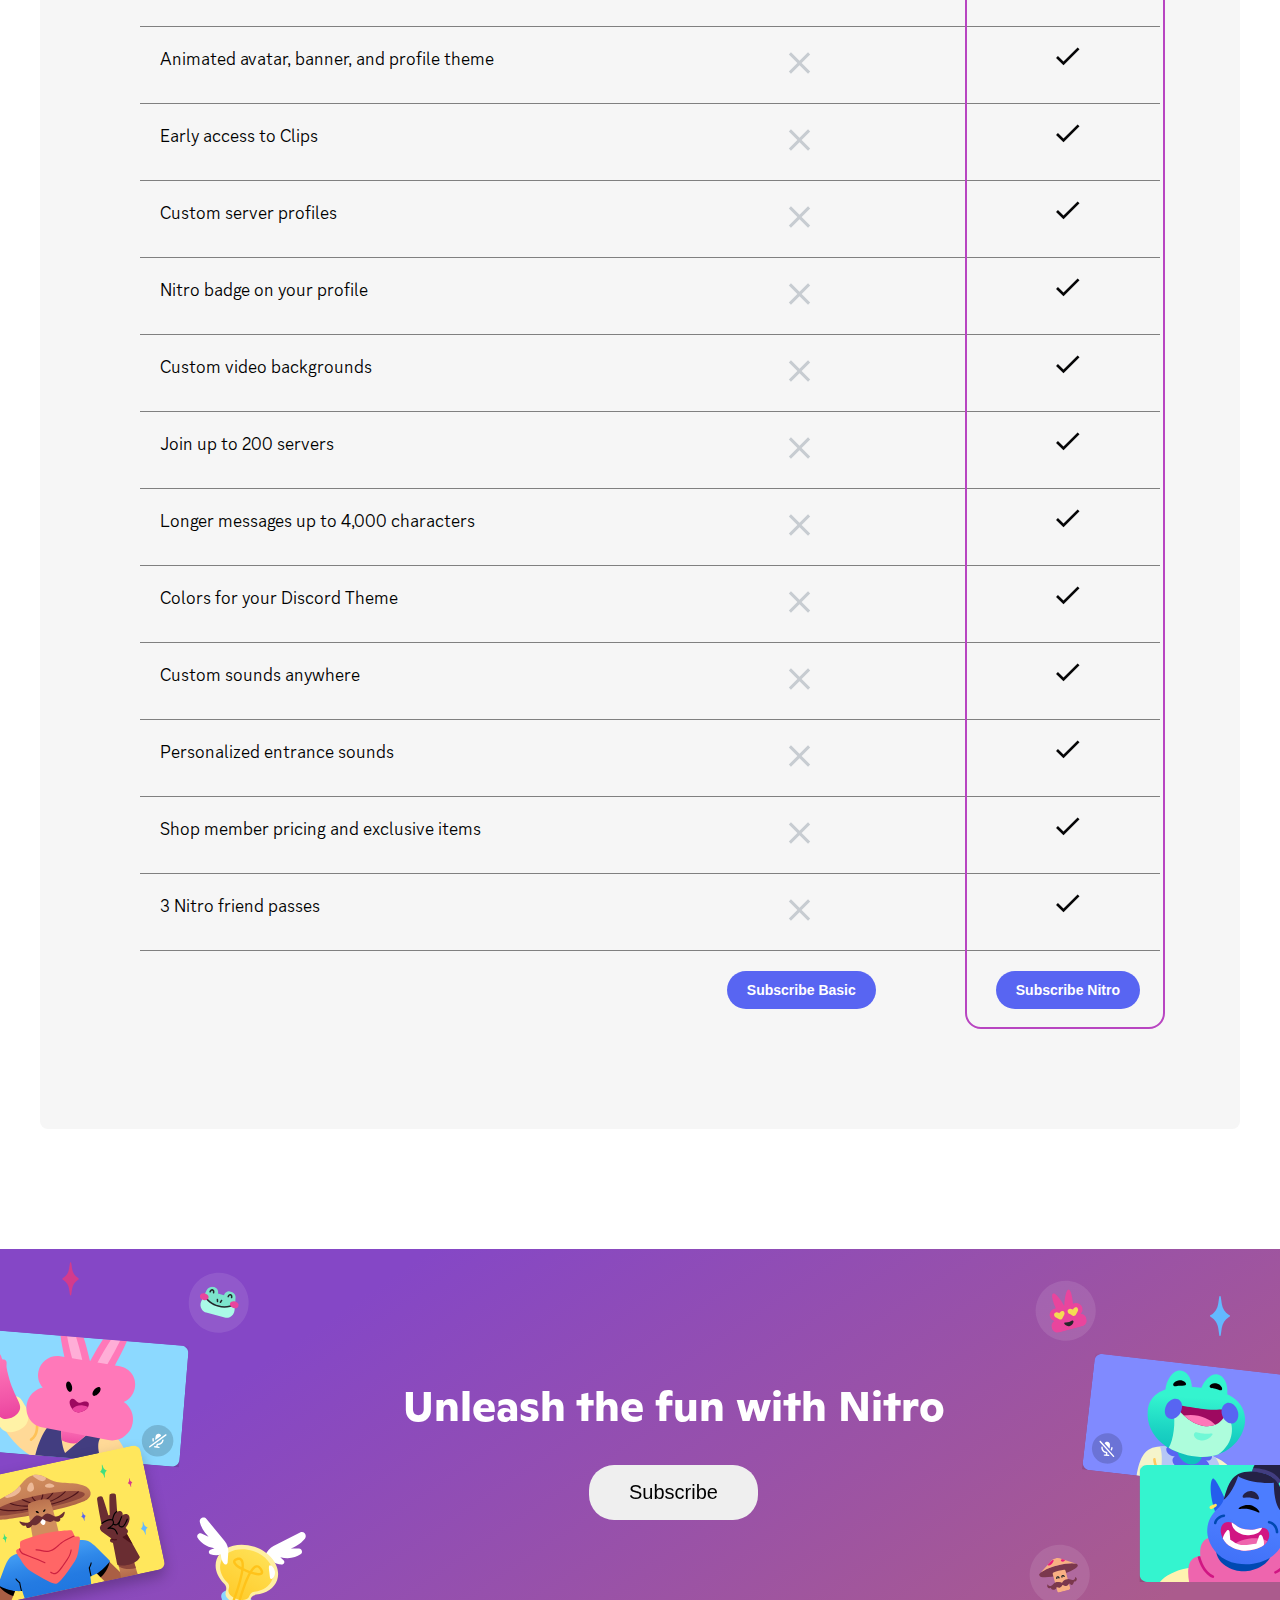
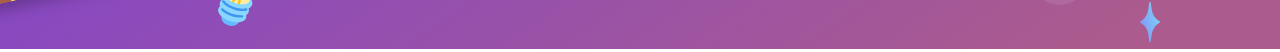
<file: Nitro-Page/nitropage.html>
<!DOCTYPE html>
<html lang="en">
  <head>
    <meta charset="UTF-8" />
    <meta name="viewport" content="width=device-width, initial-scale=1.0" />
    <title>Nitro-Page</title>
    <link rel="stylesheet" href="nitropage.css" />
  </head>
  <body>
    <div class="wrapper">
      <video autoplay loop muted src="./Assets/Main-Page-Video.webm"></video>
      <header>
        <nav>
          <div class="brand-logo">
            <a href="index.html"><img src=".//Assets/Images/discord-logo.svg" alt="" /></a>
          </div>
          <div nav-links>
            <ul>
              <li>Download</li>
              <li>Nitro</li>
              <li>Discover</li>
              <li>Quests</li>
              <li>Safety</li>
              <li>Support</li>
              <li>Blog</li>
              <li>Careers</li>
            </ul>
          </div>
          <div class="cta">
            <button>Login</button>
          </div>
        </nav>
      </header>
      <main>
        <section class="home">
          <section class="details">
            <h1 class="main-heading">Unlock a World of Perks with Nitro</h1>
            <p class="description">
              Subscribe to Nitro to upgrade your emoji, personalize your
              profile, share bigger files, and so much more.
            </p>
          </section>
        </section>

        <section class="popular-nitro">
          <div class="cards">
            <div class="nitro-basic nitro-cards">
              <img src="./Assets/Images/Nitro_Basic_full_logo.svg" alt="" />
              <div class="elements">
                <p><img src="./icons/up-arrow.svg" /> 50MB uploads</p>
              </div>
              <div class="elements">
                <p>
                  <img src="./icons/smile-face.svg" /> Custom emoji anywhere
                </p>
              </div>
              <div class="elements">
                <p>
                  <img src="./icons/reaction-icon.svg" /> Unlimited Super
                  Reactions
                </p>
              </div>
              <div class="elements">
                <p>
                  <img src="./icons/badge-icon.svg" /> Special Nitro badge on
                  your profile
                </p>
              </div>
              <div class="btn elements"><button>Subscribe</button></div>
            </div>
            <div class="nitro nitro-cards">
              <img src="./Assets/Images/Nitro_logo.svg" alt="" />
              <div class="elements">
                <p><img src="./icons/up-arrow.svg" /> 500MB uploads</p>
              </div>
              <div class="elements">
                <p>
                  <img src="./icons/smile-face.svg" /> Custom emoji anywhere
                </p>
              </div>
              <div class="elements">
                <p>
                  <img src="./icons/reaction-icon.svg" /> Unlimited Super
                  Reactions
                </p>
              </div>
              <div class="elements">
                <p>
                  <img src="./icons/video-streaming-icon.svg" /> HD video
                  streaming
                </p>
              </div>
              <div class="elements">
                <p>
                  <img src="./icons/server-boost-icon.svg" /> 2 Server Boosts
                </p>
              </div>
              <div class="elements">
                <p>
                  <img src="./icons/profile-icon.svg" /> Custom profiles and
                  more!
                </p>
              </div>
              <div class="btn elements"><button>Subscribe</button></div>
            </div>
          </div>
          <div class="popular-nitro-content">
            <h2>Popular Nitro Perks</h2>
            <div class="nitro-perks">
              <div class="nitro-perks-element">
                <p>From clips to pics, share away with bigger file uploads</p>
                <img src="./Assets/Feature-images/Clips to pics.svg" alt="" />
              </div>
              <div class="nitro-perks-element">
                <p>Stream apps and games in sweet, sweet HD</p>
                <img src="./Assets/Feature-images/Stream-apps.svg" alt="" />
              </div>
              <div class="nitro-perks-element">
                <p>Hype and meme with custom emoji anywhere</p>
                <img
                  src="./Assets/Feature-images/Project-Speedy-Emoji-Static.svg"
                  alt=""
                />
              </div>
              <div class="nitro-perks-element">
                <p>Unlock perks for your communities with 2 Server Boosts</p>
                <img src="./Assets/Feature-images/Frame-image.svg" alt="" />
              </div>
              <div class="nitro-perks-btn">
                <button>Show all perks</button>
              </div>
            </div>
          </div>
        </section>

        <section class="best-plan-section">
          <div class="best-plan">
            <h2>Pick the plan that works best for you</h2>
            <div class="pick-best-plan">
              <div class="plan">
                <p class="plan-heading">Features</p>
                <div class="images heading-image">
                  
                    <img src="./Assets/Images/Nitro_Basic_logo.svg" />
                  
                  
                    <img src="./Assets/Images/Nitro_logo2.svg" />
                  
                </div>
              </div>
              <div class="plan">
                <p>Unlimited Super Reactions</p>
                <div class="images">
                  <div class="image-box">
                    <img src="./Assets/Images/correction-icon.svg" />
                  </div>
                  <div class="image-box">
                    <img src="./Assets/Images/correction-icon.svg" />
                  </div>
                </div>
              </div>
              <div class="plan">
                <p>Custom emoji anywhere and make them animated</p>
                <div class="images">
                  <div class="image-box">
                    <img src="./Assets/Images/correction-icon.svg" />
                  </div>
                  <div class="image-box">
                    <img src="./Assets/Images/correction-icon.svg" />
                  </div>
                </div>
              </div>
              <div class="plan">
                <p>Custom stickers anywhere</p>
                <div class="images">
                  <div class="image-box">
                    <img src="./Assets/Images/correction-icon.svg" />
                  </div>
                  <div class="image-box">
                    <img src="./Assets/Images/correction-icon.svg" />
                  </div>
                </div>
              </div>
              <div class="plan">
                <p>Custom App Icons</p>
                <div class="images">
                  <div class="image-box">
                    <img src="./Assets/Images/correction-icon.svg" />
                  </div>
                  <div class="image-box">
                    <img src="./Assets/Images/correction-icon.svg" />
                  </div>
                </div>
              </div>
              <div class="plan">
                <p>Bigger file sharing</p>
                <div class="images">
                    
                        <p class="plan-text">50MB</p>
                    
                   
                       <p class="plan-text">500MB</p>
                   
                </div>
              </div>
              <div class="plan">
                <p>HD streaming</p>
                <div class="images">
                    
                  <div class="image-box">
                    <img src="./Assets/Images/cross.svg" />
                  </div>
                    
                    
                        <p >Up to 4K and 60fps</p>
                     
                </div>
              </div>

              <div class="plan">
                <p>2 Free Boosts <br>
                 + 30% off extra Boosts</p>
                <div class="images">
                  <div class="image-box">
                    <img src="./Assets/Images/cross.svg" />
                  </div>
                  <div class="image-box">
                    <img src="./Assets/Images/correction-icon.svg" />
                  </div>
                </div>
              </div>
              <div class="plan">
                <p>Animated avatar, banner, and profile theme</p>
                <div class="images">
                  <div class="image-box">
                    <img src="./Assets/Images/cross.svg" />
                  </div>
                  <div class="image-box">
                    <img src="./Assets/Images/correction-icon.svg" />
                  </div>
                </div>
              </div>
              <div class="plan">
                <p>Early access to Clips</p>
                <div class="images">
                  <div class="image-box">
                    <img src="./Assets/Images/cross.svg" />
                  </div>
                  <div class="image-box">
                    <img src="./Assets/Images/correction-icon.svg" />
                  </div>
                </div>
              </div>
              <div class="plan">
                <p>Custom server profiles</p>
                <div class="images">
                  <div class="image-box">
                    <img src="./Assets/Images/cross.svg" />
                  </div>
                  <div class="image-box">
                    <img src="./Assets/Images/correction-icon.svg" />
                  </div>
                </div>
              </div>
              <div class="plan">
                <p>Nitro badge on your profile</p>
                <div class="images">
                  <div class="image-box">
                    <img src="./Assets/Images/cross.svg" />
                  </div>
                  <div class="image-box">
                    <img src="./Assets/Images/correction-icon.svg" />
                  </div>
                </div>
              </div>
              <div class="plan">
                <p>Custom video backgrounds</p>
                <div class="images">
                  <div class="image-box">
                    <img src="./Assets/Images/cross.svg" />
                  </div>
                  <div class="image-box">
                    <img src="./Assets/Images/correction-icon.svg" />
                  </div>
                </div>
              </div>
              <div class="plan">
                <p>Join up to 200 servers</p>
                <div class="images">
                  <div class="image-box">
                    <img src="./Assets/Images/cross.svg" />
                  </div>
                  <div class="image-box">
                    <img src="./Assets/Images/correction-icon.svg" />
                  </div>
                </div>
              </div>
              <div class="plan">
                <p>Longer messages up to 4,000 characters</p>
                <div class="images">
                  <div class="image-box">
                    <img src="./Assets/Images/cross.svg" />
                  </div>
                  <div class="image-box">
                    <img src="./Assets/Images/correction-icon.svg" />
                  </div>
                </div>
              </div>
              <div class="plan">
                <p>Colors for your Discord Theme</p>
                <div class="images">
                  <div class="image-box">
                    <img src="./Assets/Images/cross.svg" />
                  </div>
                  <div class="image-box">
                    <img src="./Assets/Images/correction-icon.svg" />
                  </div>
                </div>
              </div>
              <div class="plan">
                <p>Custom sounds anywhere</p>
                <div class="images">
                  <div class="image-box">
                    <img src="./Assets/Images/cross.svg" />
                  </div>
                  <div class="image-box">
                    <img src="./Assets/Images/correction-icon.svg" />
                  </div>
                </div>
              </div>
              <div class="plan">
                <p>Personalized entrance sounds</p>
                <div class="images">
                  <div class="image-box">
                    <img src="./Assets/Images/cross.svg" />
                  </div>
                  <div class="image-box">
                    <img src="./Assets/Images/correction-icon.svg" />
                  </div>
                </div>
              </div>
              <div class="plan">
                <p>Shop member pricing and exclusive items</p>
                <div class="images">
                  <div class="image-box">
                    <img src="./Assets/Images/cross.svg" />
                  </div>
                  <div class="image-box">
                    <img src="./Assets/Images/correction-icon.svg" />
                  </div>
                </div>
              </div>
              <div class="plan">
                <p>3 Nitro friend passes</p>
                <div class="images">
                  <div class="image-box">
                    <img src="./Assets/Images/cross.svg" />
                  </div>
                  <div class="image-box">
                    <img src="./Assets/Images/correction-icon.svg" />
                  </div>
                </div>
              </div>
              
              <div class="plan">
                <p></p>
                <div class="images">
                  
                   <button class="subscription-btn">Subscribe Basic</button>
                  
                  
                    <button class="subscription-btn">Subscribe Nitro</button>
                  
                </div>
              </div>
              


            </div>
          </div>
          <div class="most-popular">
            <div class="nitro-wrapper">
              <img src="./Assets/Images/most-popular.svg">
            </div>
          </div>
        </section>
        <section class="unleash">
          <img src="./Assets/Images/Unleash-left-image.svg" alt="">
          <div class="unleash-container">
          <h2 class="unleash-heading">Unleash the fun with Nitro</h2>
          <button class="unleash-btn">Subscribe</button>
          </div>
          <img src="./Assets/Images/Unleash-right-image.svg" alt="">
        </section>
      </main>
    </div>
  </body>
</html>
</file>
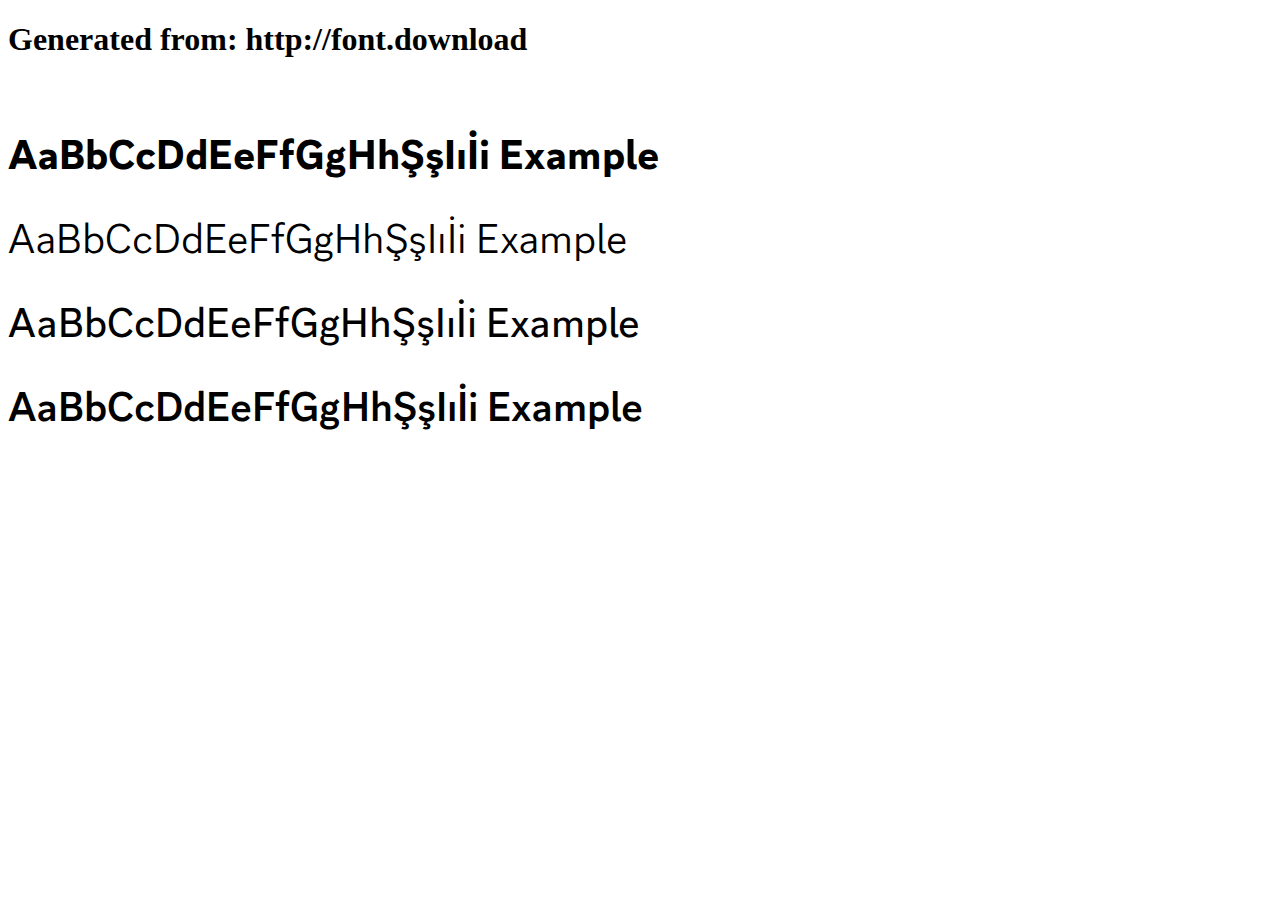
<file: Nitro-Page/Fonts/gg-sans-2-webfont/example.html>
<!DOCTYPE html>
<html xmlns="http://www.w3.org/1999/xhtml">
<head>
    <meta http-equiv="Content-Type" content="text/html; charset=utf-8"/>
    <link rel="stylesheet" type="text/css"
          href="style.css"/>
</head>

<body>

<h1>Generated from: http://font.download</h1><br/>
<h1 style="font-family:'gg sans Bold';font-weight:normal;font-size:42px">AaBbCcDdEeFfGgHhŞşIıİi Example</h1>
<h1 style="font-family:'gg sans Normal Regular';font-weight:normal;font-size:42px">AaBbCcDdEeFfGgHhŞşIıİi Example</h1>
<h1 style="font-family:'gg sans Medium Regular';font-weight:normal;font-size:42px">AaBbCcDdEeFfGgHhŞşIıİi Example</h1>
<h1 style="font-family:'gg sans SemiBold Regular';font-weight:normal;font-size:42px">AaBbCcDdEeFfGgHhŞşIıİi Example</h1>


</body>
</html>
</file>
<file: Index.css>
*{
    padding: 0;
    margin: 0;
    box-sizing: border-box;
}
body{
    background-image:url(discord-background.png);
    background-position: center;
    background-repeat: no-repeat;
    background-size: cover;
    background-color: blue;
}

header{
    width: 100%;
    max-width: 100%;
    padding: 20px;
    display: flex;
    justify-content: space-around;
    
    /* background-color: rgb(97, 56, 229); */
}
header .branding-logo{
    width: 136px;
    height: 34px;
   
}

.header-button {
        font-size: 20px;
        color: #23272a;
        padding: 7px 16px;
        border-radius: 100px;
        border: none;
        cursor: pointer;
}

.main{
    width: 100%;
   
    justify-content: center;
}

.hero{

    display: flex;
    flex-direction: column;
    justify-content: center;
    align-items: center;
    width: 100%;

color: white;
gap: 16px;
}

.hero .details{
    padding-left: 220px;
    padding-top: 10px;
    display: flex;
    flex-direction: column;
    justify-content: center;
    align-items:center;
/* margin-right: 0%; */


}

.hero h1{
    padding-top: 3rem;
    width: 100%;
    font-size: 50px;
    font-weight:600;
    font-family:"Arial black","Abcgintonord 800", sans-serif;
    text-transform: capitalize;
    line-height: 3.8rem;
    
}


.hero p{
    padding-top: 25px;
    width: 95%;
    font-family: Ggsans, sans-serif;
    font-size: 23px;
    line-height: 34px;
   
}


.content{
    display: flex;
    padding-top:105px;
    align-items:start;
    height: 720px;
    
}

/* .pic{
    height: 600px;
    width: 600px;
    margin-left: -4rem;
} */

.hero-buttons{
    margin-top: 2rem;
    display: flex;
    justify-content:space-between;
    align-items:center
    
}

.B1{
    border-radius: 50px;
    border: none;
    height: 50px;
    padding: 15px;
    color: black;
    margin: 1rem;
    font-family: Arial, Helvetica, sans-serif;
    font-size: medium;
}

.chat{
    margin-top: 18rem;
   display: flex;
   justify-content: center;
   gap: 20px;

}
.card{
    width: 100%;
    border: solid;
    border-color: #9db2f6;
    background-color: rgb(86, 95, 210);
    position: center;
    max-width: 1300px;
    height: 632px; 
    border-radius: 60px;
    display: flex;
    justify-content: center;
    align-items: center;
    
    
}

.card .media{
    height: 595px;
    margin-left: 15px;
    margin-right: 15px;
}

.card .media video{
    object-fit: cover;
    height: 100%;
    width: 780px;
    border: none;
    border-radius: 50px;
    opacity: 100%;
    
}

.card .details{
    display: flex;
    flex-direction: column;
    justify-content: center;
    align-items: center;
    font-size:  1.5rem;
    line-height: 2.5rem;
    font-family: "Arial black","Abcgintonord 800", sans-serif;
    gap: 20px;
    color: white;
    padding: 60px;
    
}

.abc{
    background-image: linear-gradient(135deg,rgb(50, 95, 230),#a0c1e5);
    height: 9rem;
    display: flex;
    align-items: center;
    justify-content: space-between;
    text-align: center;
    color: white;
    font-family: "Arial black" ,"Abcgintonord 800", sans-serif;
    font-size: 2.5rem;

    /* grid-column-gap: 3rem;
    grid-row-gap: 3rem;
    -webkit-backdrop-filter: blur(60px);
    backdrop-filter: blur(60px);
    background-image: linear-gradient(135deg,#fff6,#ffffff12);
    justify-content: space-between;
    align-items: center;
    padding-left: 20px;
    padding-right: 20px;
    box-shadow: 0 2px 52px #452a7c1a,inset 0 0 0 3px #fff3 */
}

.go-chat .content{
    display: flex;
    flex-direction: column;
    justify-content: center;
    align-items: center;
}

.go-chat .content .details{
    color: white;
    font-size: 30px;
    text-transform: capitalize;
    font-family:"Arial black","Abcgintonord 800", sans-serif;
    font-weight: 800;
    line-height: 180%;
    text-align: center;
    

}
.go-chat-button{
    margin: 3rem;
    padding: 1rem;
    border-radius: 50px;
    border: none;
    height: 50px;
    background-color: rgb(113, 113, 251);
    color: white;
    font-family: Arial, Helvetica, sans-serif;
    font-size: medium;
}


.base-image img{
    padding-top: 20px;
    height:25.75vw;
    align-self: center;   
}

.aa{
    margin: 15rem;
}
</file>
<file: index.css>
*{
    padding: 0;
    margin: 0;
    box-sizing: border-box;
}
body{
    background-image:url(discord-background.png);
    background-position: center;
    background-repeat: no-repeat;
    background-size: cover;
    background-color: blue;
}

header{
    width: 100%;
    max-width: 100%;
    padding: 20px;
    display: flex;
    justify-content: space-around;
    
    /* background-color: rgb(97, 56, 229); */
}
header .branding-logo{
    width: 136px;
    height: 34px;
   
}

.header-button {
        font-size: 20px;
        color: #23272a;
        padding: 7px 16px;
        border-radius: 100px;
        border: none;
        cursor: pointer;
}

.main{
    width: 100%;
   
    justify-content: center;
}

.hero{

    display: flex;
    flex-direction: column;
    justify-content: center;
    align-items: center;
    width: 100%;

color: white;
gap: 16px;
}

.hero .details{
    padding-left: 220px;
    padding-top: 10px;
    display: flex;
    flex-direction: column;
    justify-content: center;
    align-items:center;
/* margin-right: 0%; */


}

.hero h1{
    padding-top: 3rem;
    width: 100%;
    font-size: 50px;
    font-weight:600;
    font-family:"Arial black","Abcgintonord 800", sans-serif;
    text-transform: capitalize;
    line-height: 3.8rem;
    
}


.hero p{
    padding-top: 25px;
    width: 95%;
    font-family: Ggsans, sans-serif;
    font-size: 23px;
    line-height: 34px;
   
}


.content{
    display: flex;
    padding-top:105px;
    align-items:start;
    height: 720px;
    
}

/* .pic{
    height: 600px;
    width: 600px;
    margin-left: -4rem;
} */

.hero-buttons{
    margin-top: 2rem;
    display: flex;
    justify-content:space-between;
    align-items:center
    
}

.B1{
    border-radius: 50px;
    border: none;
    height: 50px;
    padding: 15px;
    color: black;
    margin: 1rem;
    font-family: Arial, Helvetica, sans-serif;
    font-size: medium;
}

.chat{
    margin-top: 18rem;
   display: flex;
   justify-content: center;
   gap: 20px;

}
.card{
    width: 100%;
    border: solid;
    border-color: #9db2f6;
    background-color: rgb(86, 95, 210);
    position: center;
    max-width: 1300px;
    height: 632px; 
    border-radius: 60px;
    display: flex;
    justify-content: center;
    align-items: center;
    
    
}

.card .media{
    height: 595px;
    margin-left: 15px;
    margin-right: 15px;
}

.card .media video{
    object-fit: cover;
    height: 100%;
    width: 780px;
    border: none;
    border-radius: 50px;
    opacity: 100%;
    
}

.card .details{
    display: flex;
    flex-direction: column;
    justify-content: center;
    align-items: center;
    font-size:  1.5rem;
    line-height: 2.5rem;
    font-family: "Arial black","Abcgintonord 800", sans-serif;
    gap: 20px;
    color: white;
    padding: 60px;
    
}

.abc{
    background-image: linear-gradient(135deg,rgb(50, 95, 230),#a0c1e5);
    height: 9rem;
    display: flex;
    align-items: center;
    justify-content: space-between;
    text-align: center;
    color: white;
    font-family: "Arial black" ,"Abcgintonord 800", sans-serif;
    font-size: 2.5rem;

    /* grid-column-gap: 3rem;
    grid-row-gap: 3rem;
    -webkit-backdrop-filter: blur(60px);
    backdrop-filter: blur(60px);
    background-image: linear-gradient(135deg,#fff6,#ffffff12);
    justify-content: space-between;
    align-items: center;
    padding-left: 20px;
    padding-right: 20px;
    box-shadow: 0 2px 52px #452a7c1a,inset 0 0 0 3px #fff3 */
}

.go-chat .content{
    display: flex;
    flex-direction: column;
    justify-content: center;
    align-items: center;
}

.go-chat .content .details{
    color: white;
    font-size: 30px;
    text-transform: capitalize;
    font-family:"Arial black","Abcgintonord 800", sans-serif;
    font-weight: 800;
    line-height: 180%;
    text-align: center;
    

}
.go-chat-button{
    margin: 3rem;
    padding: 1rem;
    border-radius: 50px;
    border: none;
    height: 50px;
    background-color: rgb(113, 113, 251);
    color: white;
    font-family: Arial, Helvetica, sans-serif;
    font-size: medium;
}


.base-image img{
    padding-top: 20px;
    height:25.75vw;
    align-self: center;   
}

.aa{
    margin: 15rem;
}
</file>
<file: Nitro-Page/nitropage.css>
@font-face {
    font-family: 'gg sans Normal Regular';
    font-style: normal;
    font-weight: normal;
    src: local('gg sans Normal Regular'), url(./Fonts/gg-sans-2-webfont/gg\ sans\ Regular.woff) format('woff');
    }
    
@font-face {
        font-family: 'ABC Ginto Nord Unlicensed Trial Ultra';
        font-style: normal;
        font-weight: normal;
        src: local('ABC Ginto Nord Unlicensed Trial Ultra'), url(./Fonts/abc-ginto-nord-unlicensed-trial-webfont/ABCGintoNord-Ultra-Trial-BF651b7b783d44c.woff) format('woff');
}
@font-face {
    font-family: 'ABC Ginto Normal Unlicensed Trial Bold';
    font-style: normal;
    font-weight: normal;
    src: local('ABC Ginto Normal Unlicensed Trial Bold'), url(./Fonts/abc-ginto-nord-unlicensed-trial-webfont/ABCGintoNormal-Bold-Trial-BF651b7b77d863b.woff) format('woff');
    }


*{
    padding: 0;
    margin: 0;
    box-sizing: border-box;
    
}
html, body{
    height: 100%;
    width: 100%;
}
.wrapper{
    height: 100%;
    width: 100%;
    /* background-color: gray; */
}
video{
    /* height: 100; */
    width: 100%;
    object-fit: cover;
    position: absolute;
    z-index: -99;
}

header{

    width: 100%;
    /* height: 20%; */
    display: flex;
    justify-content: center;
    /* background-color: red; */
    font-family: gg sans Normal Regular, sans-serif;
}
nav{
    width: 100%;
    height: 80px;
    max-width: 1200px;
    display: flex;
    justify-content: space-between;
    align-items: center;
    color: white;
    font-weight: 600;
    /* background-color: yellowgreen; */
    /* gap: 100px; */
}

nav .brand-logo{
    padding-left: 12px;
    width: 124px;
    height: 34px;
}

nav ul{
    width: 100%;
    display: flex;
    justify-content: space-between;
    
}
nav ul li{
    list-style: none;
    font-size: 16px;
    padding: 10px;
    margin: 0 10px;
}

nav .cta {
    /* background-color: blue; */
    height: 38px;
    width: 116px;
}

nav .cta button{
    font-size: 14px;
    font-weight: 700;
    padding: 12px 18px;
    border-radius: 40px;
    border: none;
}
main{
    height: 100%;
    width: 100%;
    
}

.home{
    /* background-color: yellow;     */
    height: 90%;
    width: 55%;
    display: flex;
    justify-content: center;
    align-items: center;
}

.home .details{
    /* background-color: red; */
    display: flex;
    flex-direction: column;
    align-items: center;
    justify-content: center;
    max-width: 70vw;
    width:420px;
}

.home .main-heading{
    font-size: 47px;
    font-weight: 700;
    line-height: 47px;
    margin-bottom: 24px;
    color: white;
    font-family: ABC Ginto Nord Unlicensed Trial Ultra;
}

.home .description{
    font-family: gg sans Normal Regular, sans-serif;
    color: white;
    font-size: 20px;
    font-weight: 400;
    line-height: 28px;
    margin-bottom: 16px;
    padding-right: 24px;
}


.popular-nitro{
    background-color: white;
    height: auto;
    width: 100%;
    display: flex;
    flex-direction: column;
    align-items: center;
    /* background-color: blue; */
    
}

.popular-nitro .cards{
    width: 100%;
    /* background-color: yellow; */
    display: flex;
    justify-content: center;
    align-items: start;
    gap: 20px;
    align-items: stretch;
    /* background-color: yellow; */
    margin-bottom: 90px;
    
}

.cards .nitro-cards{
    
    width: 600px;
    padding: 24px;  
    border-radius: 20px;
    position: relative;
    top: -75px;
    
}
.nitro-basic{
    background: rgb(92,81,180);
    background: linear-gradient(106deg, rgba(92,81,180,1) 21%, rgba(42,113,217,1) 69%);
}

.nitro{
    background: rgb(133,71,198);
background: linear-gradient(106deg, rgba(133,71,198,1) 21%, rgba(173,90,146,1) 100%);
}

.nitro-cards .elements{   
    text-wrap: nowrap;
    font-size: 20px;
    padding: 10px;
    color: white;
    /* background-color: red; */
    
}

.nitro-cards .btn{
    /* background-color: yellow; */
    width: 100%;
    display: flex;
    /* flex-direction: column; */
    align-items: stretch;
    justify-content: center;
    /* padding: 24px; */
    /* height: 30px; */
    
    
}

.btn button{
    width: 100%;
    padding: 12px;
    font-size: 18px;
    font-weight: 600;
    border-radius: 40px;
    border: none;
}

.nitro-basic .btn{
    margin-top: 97px;
}

.popular-nitro .popular-nitro-content{
    /* background-color: red; */
    width: 100%;
    height: 100%;
    font-family: ABC Ginto Normal Unlicensed Trial Bold;
    display: flex;
    flex-direction: column;
    align-items: center;
    justify-content: center;

}

.popular-nitro-content h2{
    font-size: 48px;
    font-weight: 800;
    text-align: center;
}

.popular-nitro-content .nitro-perks{
    /* background-color: yellow; */
    margin-top: 60px;
    width: 1200px;
    gap: 20px;
    display: grid;
    grid-template-columns: repeat(2, 1fr);

    justify-content: center;
    align-items: center;
    row-gap: 32px;
    column-gap: 12px;

}
.nitro-perks .nitro-perks-element{
    padding: 20px;
    background-color: #f6f6f6;
    /* background-color: red; */
    border-radius: 8px;
    display: flex;
    justify-content: center;
    align-items: center;
    flex-direction: column;
    text-align: center;
    gap: 24px;


}

.nitro-perks-element p{
    font-size: 24px;
    margin: 0px 60px;

}

.nitro-perks .nitro-perks-btn{
    display: flex;
    align-items: center;
    justify-content: center;
    /* background-color: blue; */
    grid-row: 3/3;
    grid-column: 1/3;
    /* text-align: center; */
}

.nitro-perks-btn button{
    font-family: gg sans Normal Regular, sans-serif;
    padding: 12px 32px 15px;
    border-radius: 28px;
    font-size: 16px;
    color: white;
    background-color: black;
    font-weight: 700;
    border: none;
}

.best-plan-section{
    /* height: 100%; */
    width: 100%;
    display: flex;
    /* background-color: gray; */
    /* align-items: center; */
    justify-content: center;
}

.best-plan{
    width: 1200px;
    height: auto;
    border-radius: 8px;
    background-color: #f6f6f6;
    margin: 100px 0px 120px;
    padding: 70px 80px 100px 100px;
}

.best-plan h2{
    max-width: 580px;
    /* background-color: #dadada; */
    margin-bottom: 80px;
    margin-left: auto;
    margin-right: auto;
    font-size: 45px;
    font-family: ABC Ginto Normal Unlicensed Trial Bold;
    text-align: center;
    font-weight: 400;
}


.best-plan .plan{
    display: flex;
    justify-content: space-between;
    align-items: start;
    border-bottom: 1px solid gray;
    padding: 20px;
}

.best-plan .plan:last-child {
    border-bottom: none;
}



.plan .plan-heading{
    font-size: 20px;
    font-weight: 700;
    font-family: ABC Ginto Normal Unlicensed Trial Bold;
}

.plan p{
    width: 100%;
    font-size: 18px;
    font-weight: 400;
    font-family: gg sans Normal Regular, sans-serif;
}

.plan .images{
    display: flex;
    justify-content: space-between;
    align-items: start;
    gap: 120px;
    
}
.plan .heading-image{
    padding: 0 25px 0 0;
    gap: 150px;
}

.images .image-box{
    padding: 0 60px;
}

.plan .images .plan-text{
    text-align: center;
    padding: 0 47px;
    font-size: 18px;
    font-weight: 800;
    font-family: gg sans Normal Regular, sans-serif;
}

.plan .images p{
    text-align: center;
    text-wrap: nowrap;
    font-size: 18px;
    font-weight: 800;
    font-family: gg sans Normal Regular, sans-serif;
}





.images .subscription-btn {
    
    
    background-color: #5865f2;
    padding: 7px 20px;
    font-size: 14px;
    font-weight: 700;
    line-height: 24px;
    transition: all .2s;
    color: white;
    border: none;
    border-radius: 40px;
    text-wrap: nowrap;
}


.best-plan-section{
    position: relative;
}
.most-popular {
    position: relative;
    display: flex;
    justify-content: start;
}

.best-plan-section .most-popular .nitro-wrapper{

    border: 2px solid #b845c1;
    border-radius: 16px;
    width: 200px;
    height: 74%;
    position: absolute;
    right: 75px;
    bottom: 220px;
    

}

.most-popular .nitro-wrapper img{ 
    position: relative;
    top: -0.7%;
    left: 23%;
}

.unleash{
    height: 400px;
    /* width: 1200px; */
    padding: 92px 0px;
    display: flex;
    justify-content: space-between;
    align-items: center;
    /* flex-direction: column; */
    background: rgb(133,71,198);
background: linear-gradient(146deg, rgba(133,71,198,1) 23%, rgba(171,91,141,1) 90%);
}

.unleash .unleash-container{
    width: 600px;
    height: 200px;
    display: flex;
    flex-direction: column;
    justify-content: center;
    align-items: center;
}

.unleash-container .unleash-heading{
    font-size: 42px;
    color: white;
    font-family: ABC Ginto Normal Unlicensed Trial Bold;
    margin: 0px 0px 32px

}

.unleash-container .unleash-btn{
    padding: 16px 40px;
    border: none;
    font-size: 20px;
    border-radius: 25px;
}
</file>
<file: Nitro-Page/Fonts/gg-sans-2-webfont/style.css>
/* #### Generated By: http://font.download #### */

    @font-face {
    font-family: 'gg sans Bold';
    font-style: normal;
    font-weight: normal;
    src: local('gg sans Bold'), url('gg sans Bold.woff') format('woff');
    }
    

    @font-face {
    font-family: 'gg sans Normal Regular';
    font-style: normal;
    font-weight: normal;
    src: local('gg sans Normal Regular'), url('gg sans Regular.woff') format('woff');
    }
    

    @font-face {
    font-family: 'gg sans Medium Regular';
    font-style: normal;
    font-weight: normal;
    src: local('gg sans Medium Regular'), url('gg sans Medium.woff') format('woff');
    }
    

    @font-face {
    font-family: 'gg sans SemiBold Regular';
    font-style: normal;
    font-weight: normal;
    src: local('gg sans SemiBold Regular'), url('gg sans Semibold.woff') format('woff');
    }
</file>
